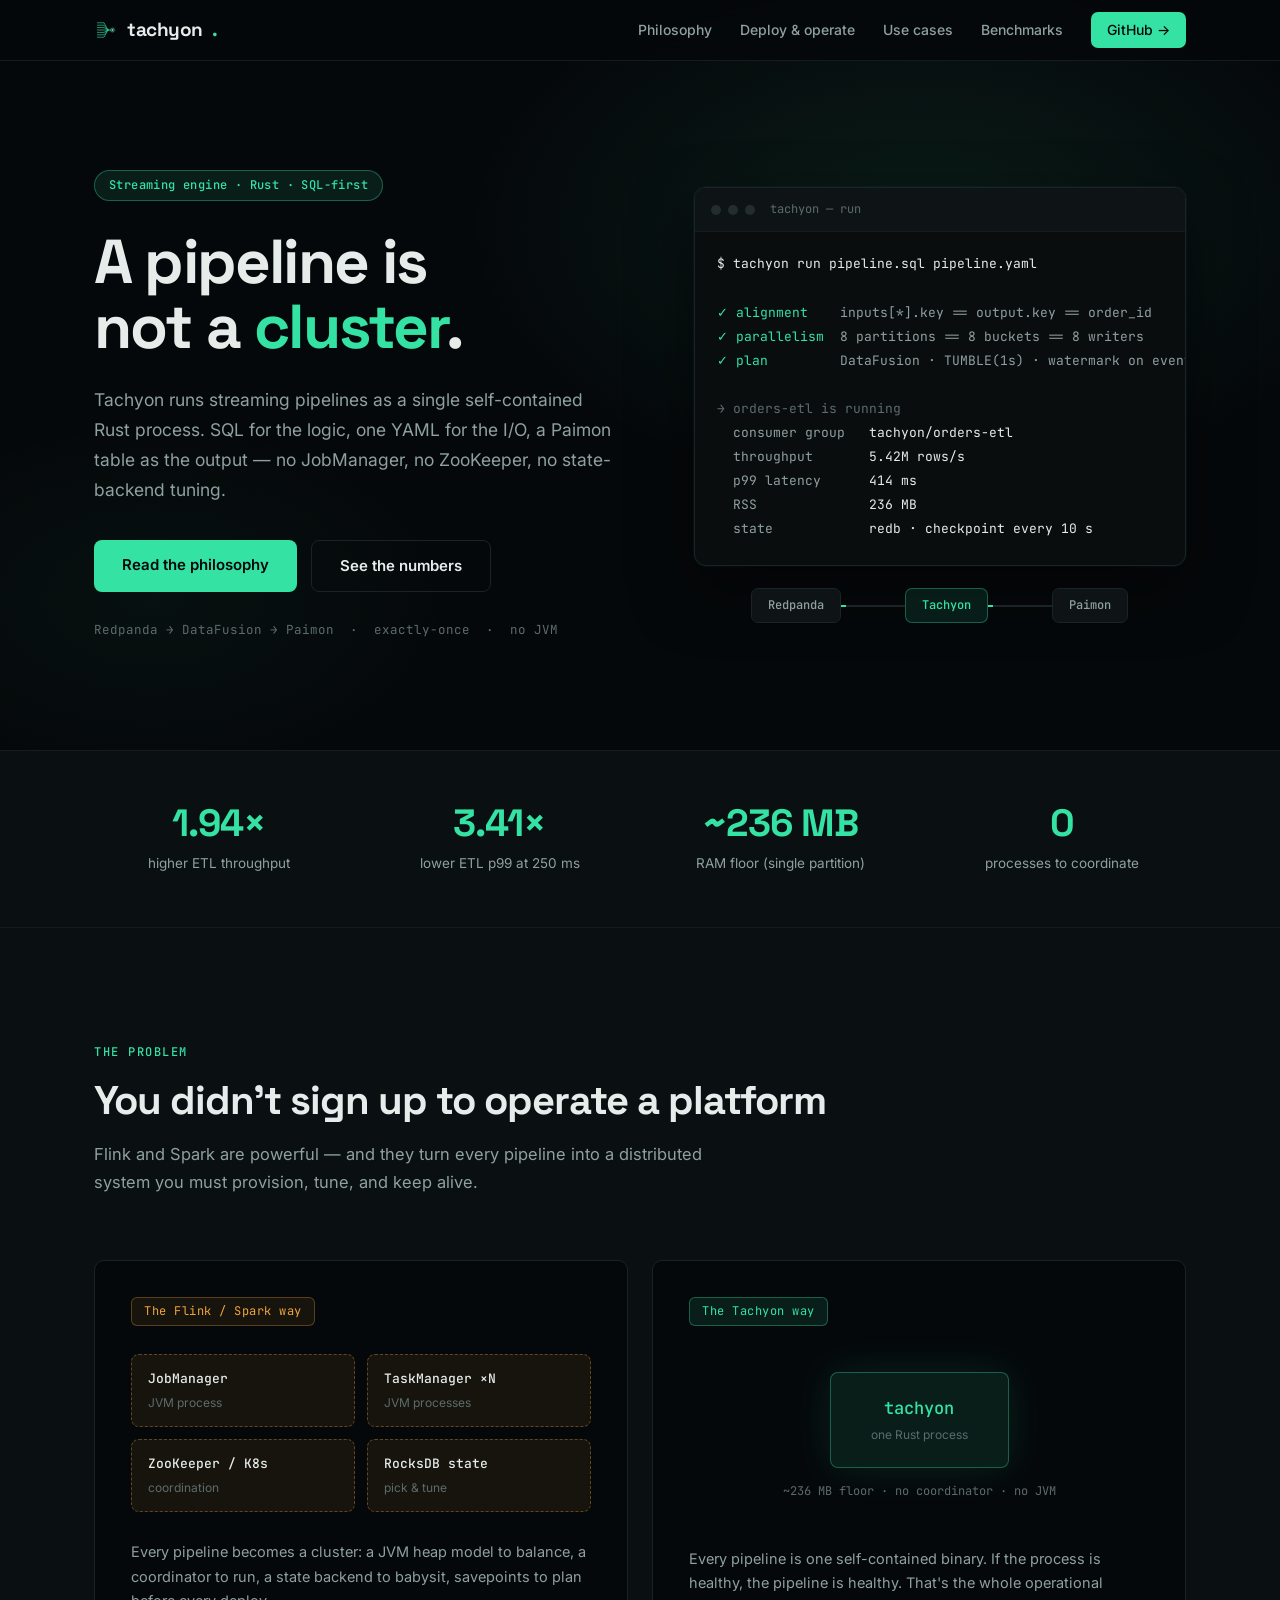
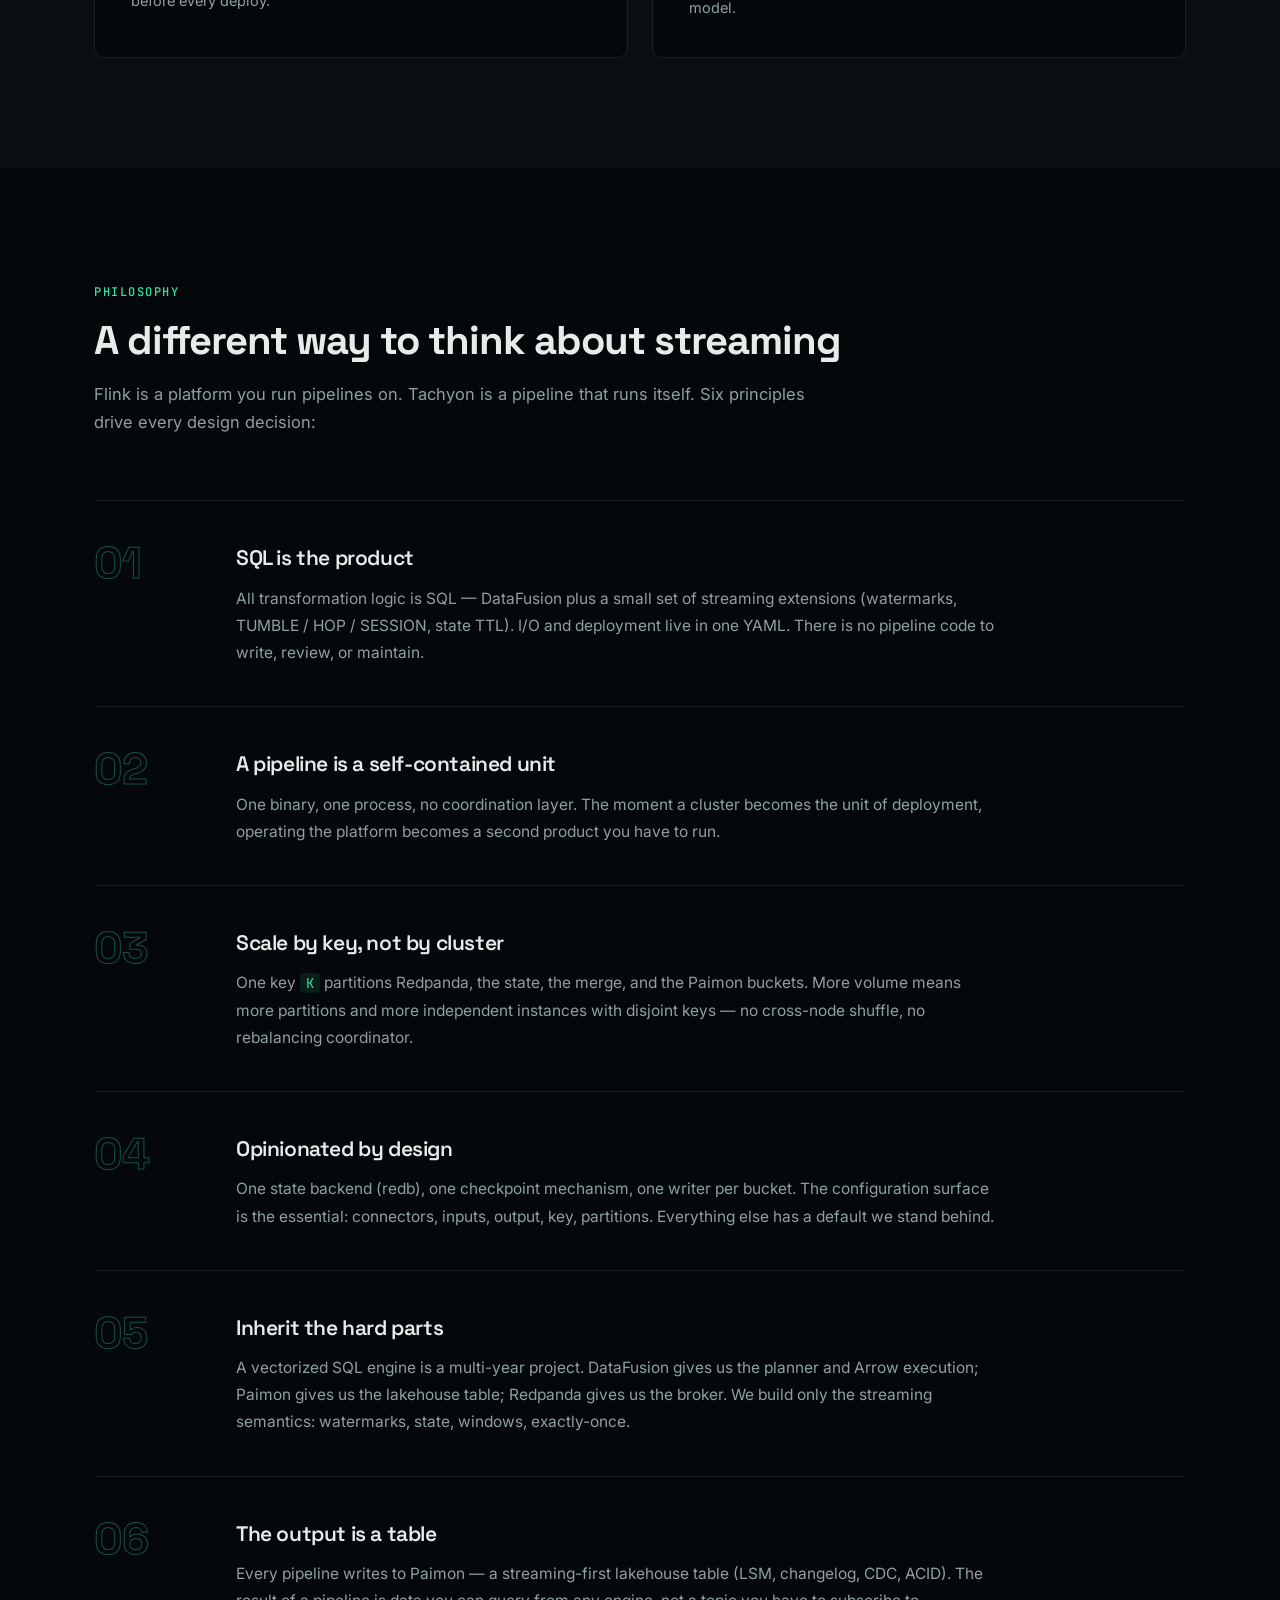
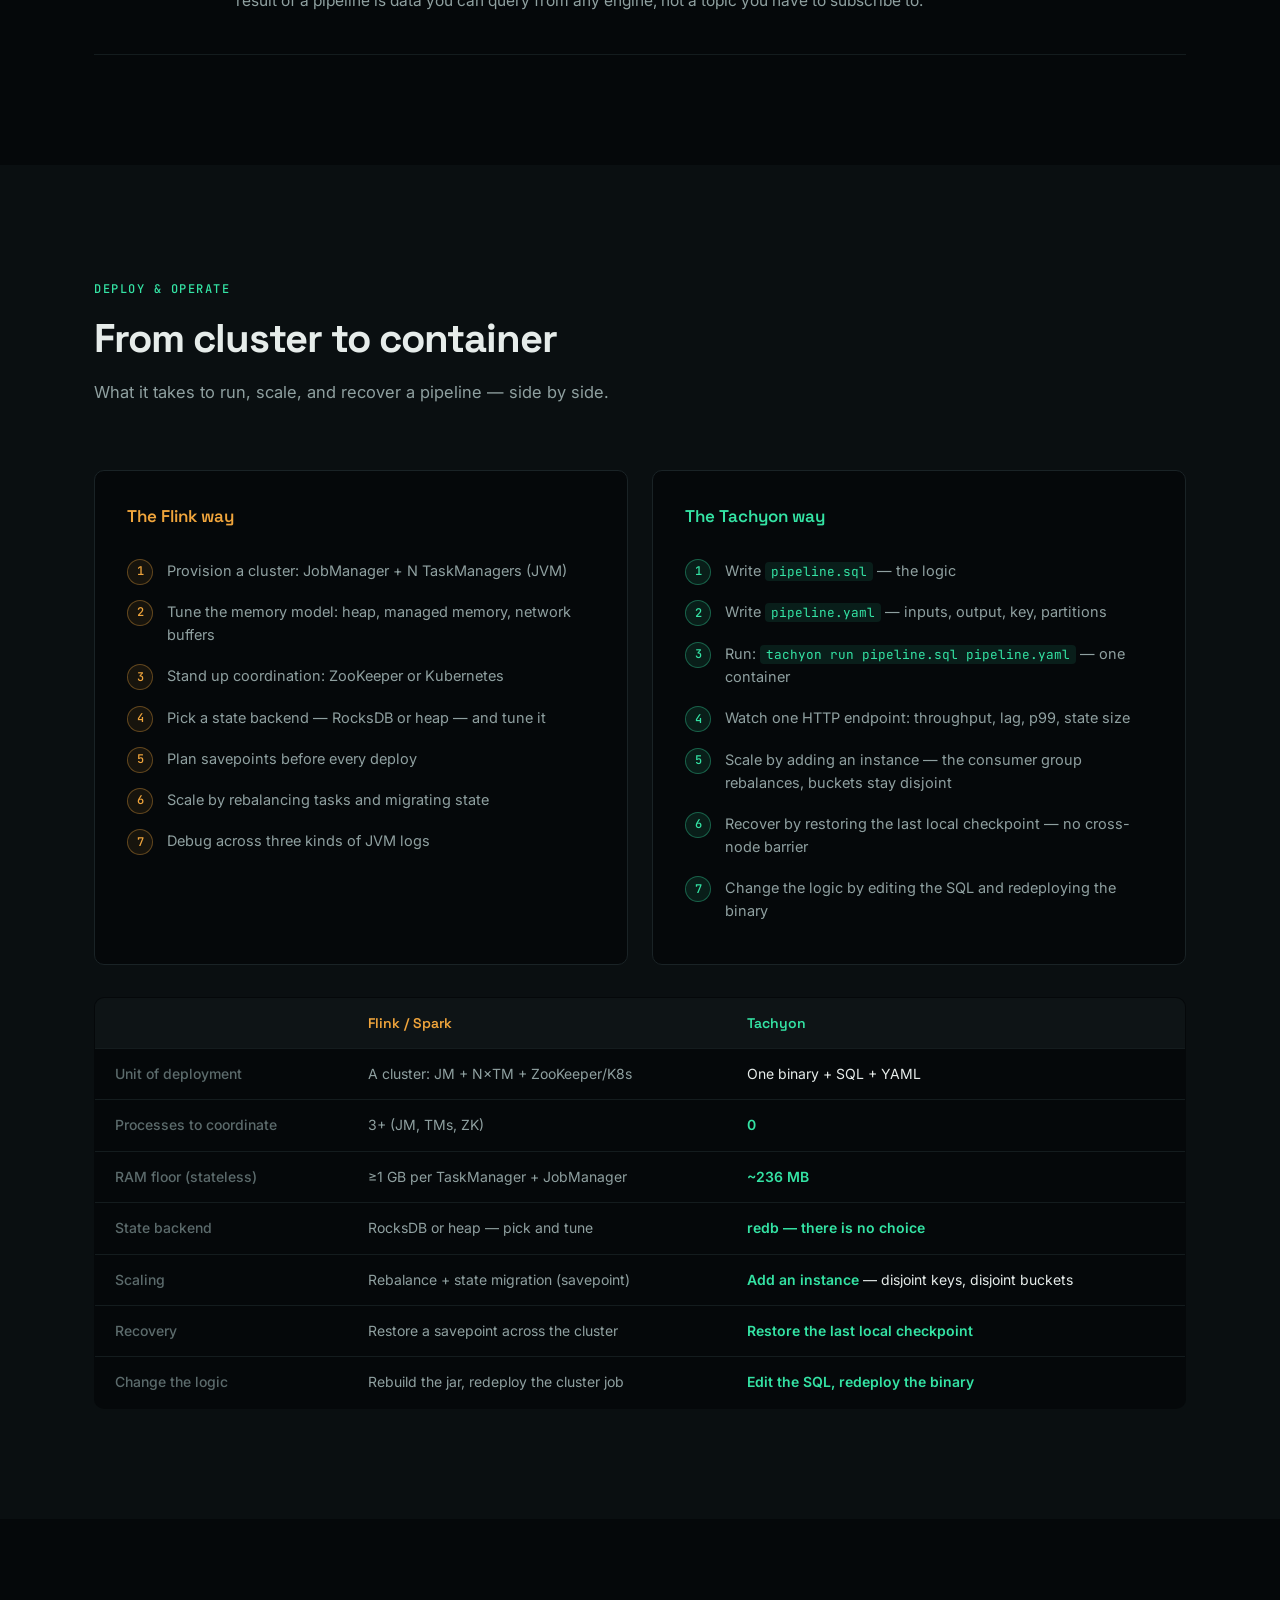
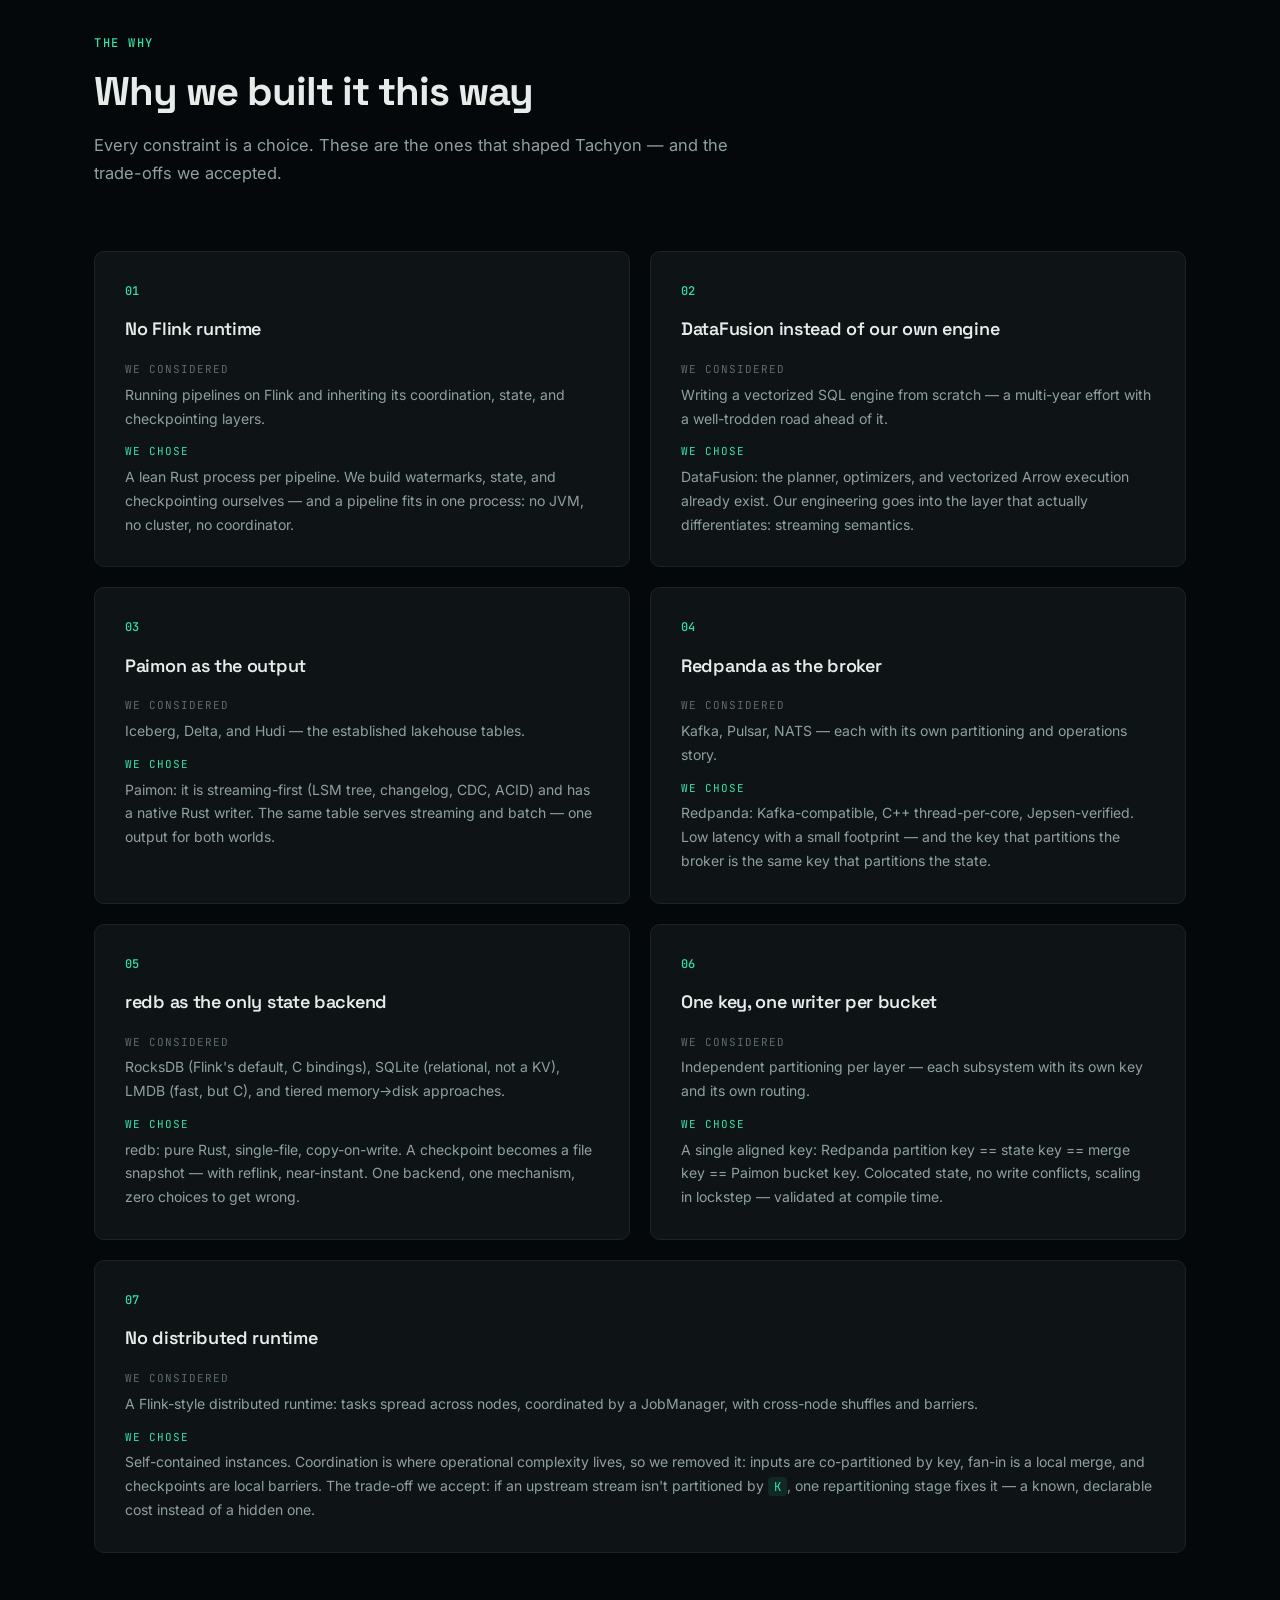
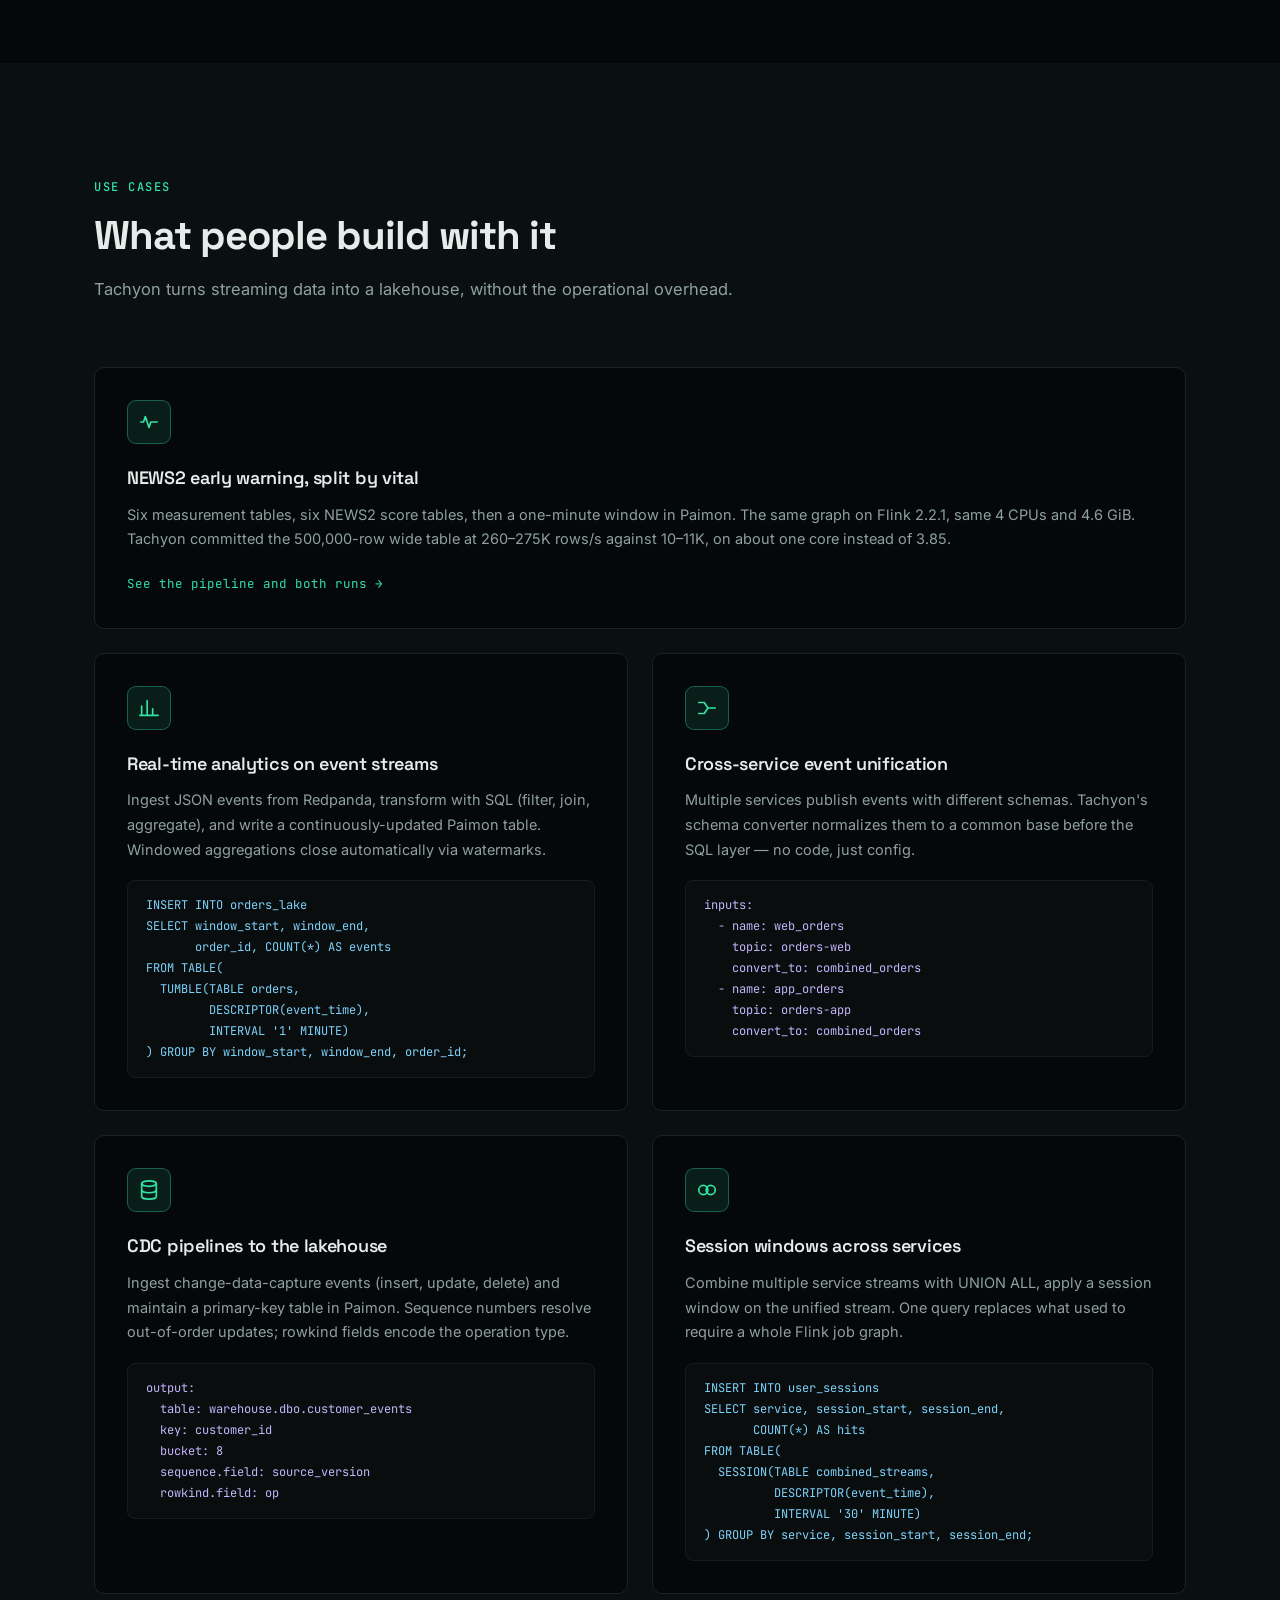
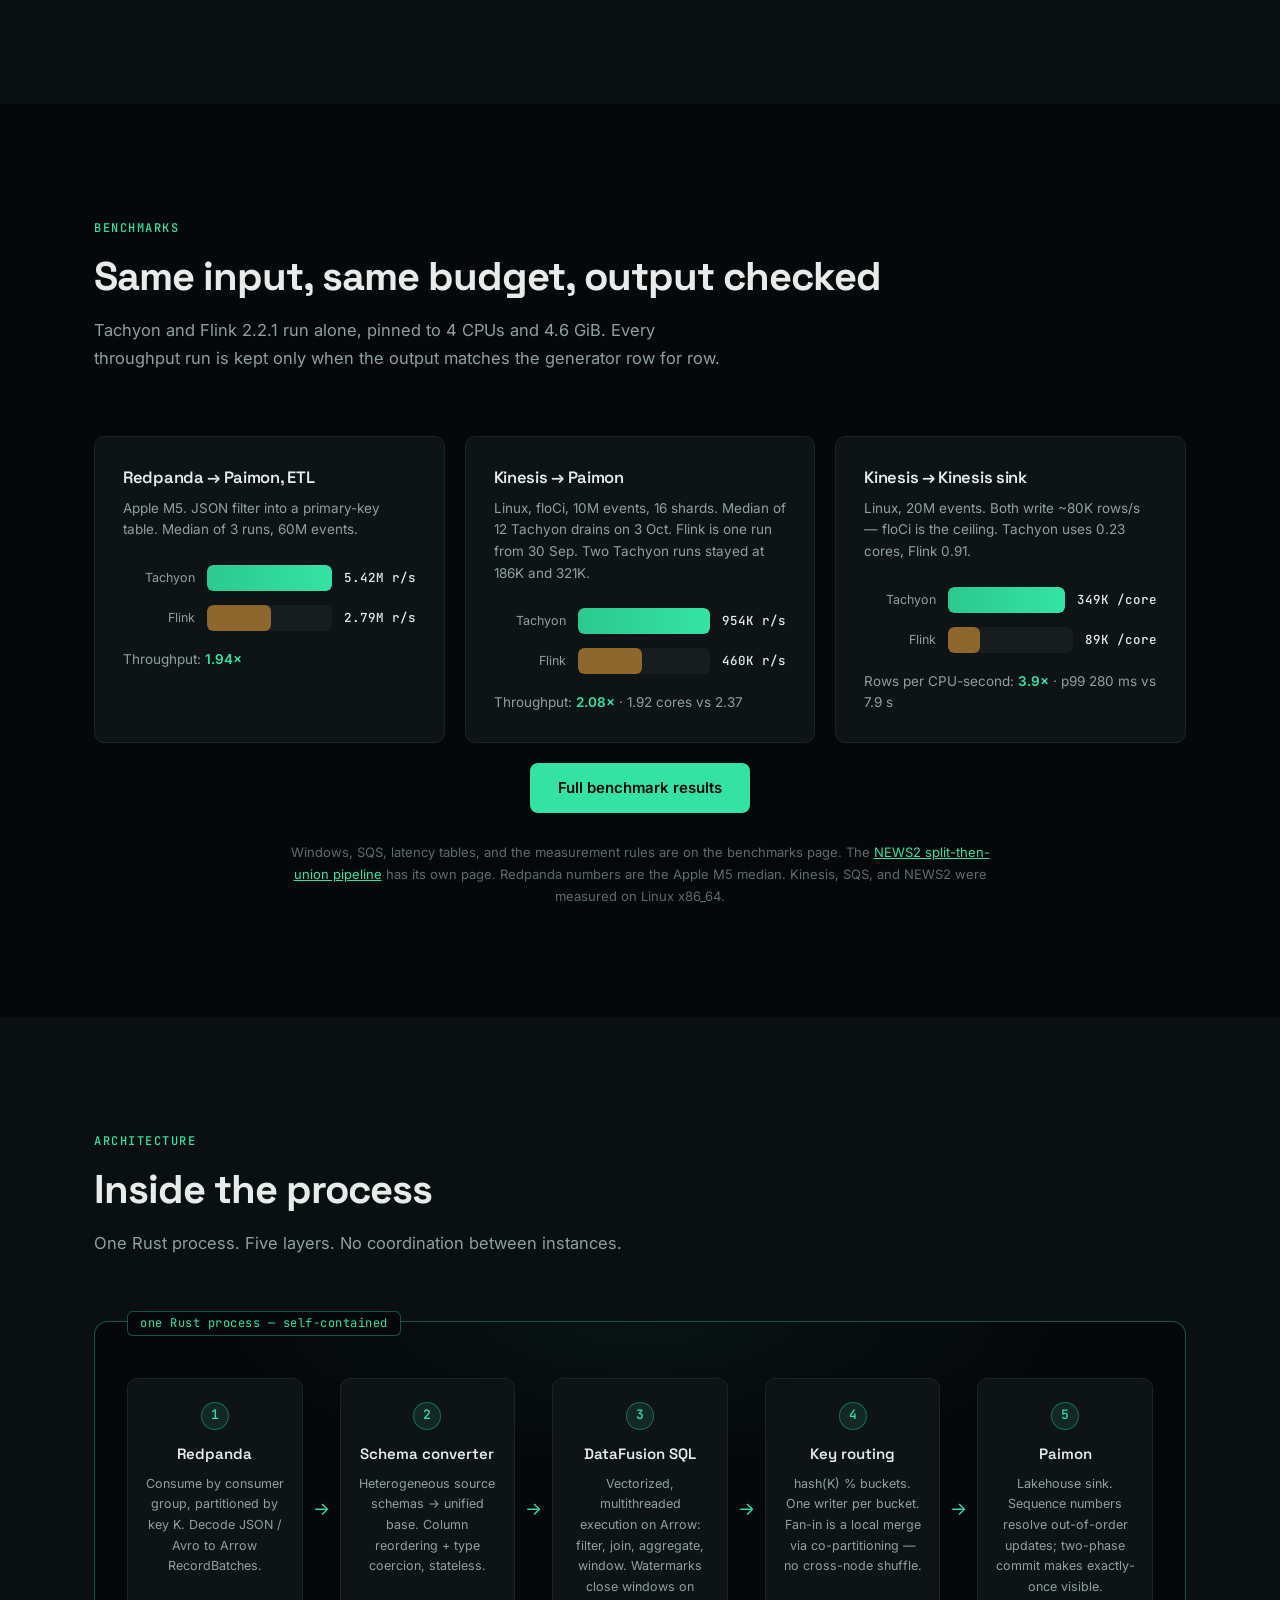
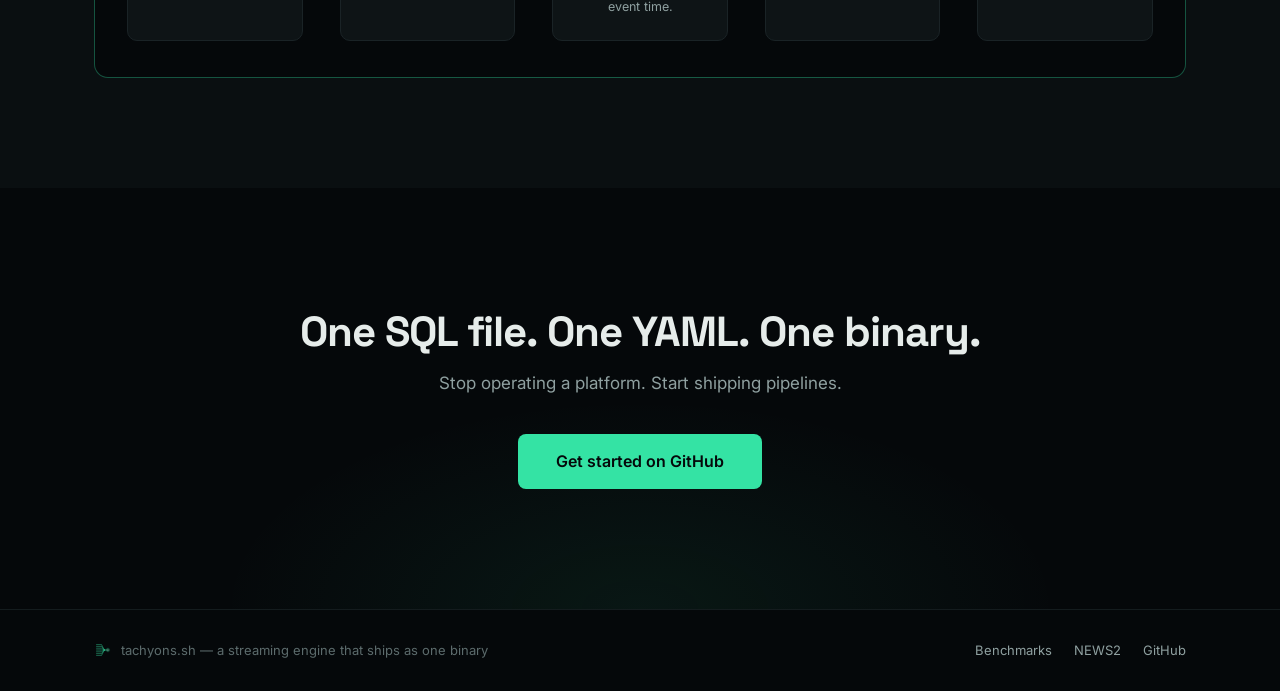
<file: site/index.html>
<!DOCTYPE html>
<html lang="en">
<head>
<meta charset="UTF-8">
<meta name="viewport" content="width=device-width, initial-scale=1.0">
<title>Tachyon — A streaming engine that ships as one binary</title>
<meta name="description" content="Tachyon runs streaming pipelines as a single self-contained Rust process: SQL for the logic, one YAML for the I/O, a Paimon table as the output. No JobManager, no ZooKeeper, no state-backend tuning.">
<link rel="icon" type="image/svg+xml" href="./favicon.svg">
<link rel="preconnect" href="https://fonts.googleapis.com">
<link rel="preconnect" href="https://fonts.gstatic.com" crossorigin>
<link href="https://fonts.googleapis.com/css2?family=Space+Grotesk:wght@500;600;700&family=Inter:wght@400;500;600&family=JetBrains+Mono:wght@400;500&display=swap" rel="stylesheet">
<link rel="stylesheet" href="./styles.css">
</head>
<body>

<!-- ─── NAV ─────────────────────────────────────────────────────── -->
<nav class="nav">
  <div class="container nav-inner">
    <a href="#" class="nav-logo"><img src="./logo.svg" alt="Tachyon" class="nav-logo-mark">tachyon<span class="dot">.</span></a>
    <div class="nav-links">
      <a href="#philosophy">Philosophy</a>
      <a href="#deploy">Deploy &amp; operate</a>
      <a href="#use-cases">Use cases</a>
      <a href="./benchmarks.html">Benchmarks</a>
      <a href="https://github.com/Rekeyea/tachyon" class="nav-cta">GitHub →</a>
    </div>
  </div>
</nav>

<!-- ─── HERO ────────────────────────────────────────────────────── -->
<header class="hero">
  <div class="container hero-grid">
    <div class="hero-copy" data-reveal>
      <span class="badge">Streaming engine · Rust · SQL-first</span>
      <h1>A pipeline is<br>not a <em>cluster</em>.</h1>
      <p class="hero-sub">
        Tachyon runs streaming pipelines as a single self-contained Rust process.
        SQL for the logic, one YAML for the I/O, a Paimon table as the output —
        no JobManager, no ZooKeeper, no state-backend tuning.
      </p>
      <div class="hero-actions">
        <a href="#philosophy" class="btn btn-primary">Read the philosophy</a>
        <a href="./benchmarks.html" class="btn btn-ghost">See the numbers</a>
      </div>
      <div class="hero-meta">Redpanda → DataFusion → Paimon &nbsp;·&nbsp; exactly-once &nbsp;·&nbsp; no JVM</div>
    </div>
    <div class="hero-visual" data-reveal>
      <div class="terminal">
        <div class="terminal-bar">
          <span class="t-dot"></span><span class="t-dot"></span><span class="t-dot"></span>
          <span class="terminal-title">tachyon — run</span>
        </div>
        <div class="terminal-body">
<pre><span class="t-cmd">$ tachyon run pipeline.sql pipeline.yaml</span>

<span class="t-ok">✓ alignment</span>    inputs[*].key == output.key == order_id
<span class="t-ok">✓ parallelism</span>  8 partitions == 8 buckets == 8 writers
<span class="t-ok">✓ plan</span>         DataFusion · TUMBLE(1s) · watermark on event_time

<span class="t-dim">→ orders-etl is running</span>
  consumer group   <span class="t-val">tachyon/orders-etl</span>
  throughput       <span class="t-val">5.42M rows/s</span>
  p99 latency      <span class="t-val">414 ms</span>
  RSS              <span class="t-val">236 MB</span>
  state            <span class="t-val">redb · checkpoint every 10 s</span></pre>
        </div>
      </div>
      <div class="flow" aria-hidden="true">
        <span class="flow-node">Redpanda</span>
        <span class="flow-line"><i></i><i></i><i></i></span>
        <span class="flow-node flow-node-mid">Tachyon</span>
        <span class="flow-line"><i></i><i></i><i></i></span>
        <span class="flow-node">Paimon</span>
      </div>
    </div>
  </div>
  <div class="hero-glow"></div>
</header>

<!-- ─── STATS BAR ───────────────────────────────────────────────── -->
<section class="stats">
  <div class="container stats-grid">
    <div class="stat" data-reveal>
      <span class="stat-value" data-count="1.94" data-suffix="×">1.94×</span>
      <span class="stat-label">higher ETL throughput</span>
    </div>
    <div class="stat" data-reveal>
      <span class="stat-value" data-count="3.41" data-suffix="×">3.41×</span>
      <span class="stat-label">lower ETL p99 at 250 ms</span>
    </div>
    <div class="stat" data-reveal>
      <span class="stat-value" data-count="236" data-prefix="~" data-suffix=" MB">~236 MB</span>
      <span class="stat-label">RAM floor (single partition)</span>
    </div>
    <div class="stat" data-reveal>
      <span class="stat-value">0</span>
      <span class="stat-label">processes to coordinate</span>
    </div>
  </div>
</section>

<!-- ─── PROBLEM ─────────────────────────────────────────────────── -->
<section id="problem" class="problem">
  <div class="container">
    <div class="section-head" data-reveal>
      <span class="overline">The problem</span>
      <h2>You didn't sign up to operate a platform</h2>
      <p class="section-sub">
        Flink and Spark are powerful — and they turn every pipeline into a
        distributed system you must provision, tune, and keep alive.
      </p>
    </div>
    <div class="panels">
      <div class="panel panel-flink" data-reveal>
        <span class="panel-tag">The Flink / Spark way</span>
        <div class="proc-grid">
          <div class="proc-box"><span class="proc-name">JobManager</span><span class="proc-sub">JVM process</span></div>
          <div class="proc-box"><span class="proc-name">TaskManager ×N</span><span class="proc-sub">JVM processes</span></div>
          <div class="proc-box"><span class="proc-name">ZooKeeper / K8s</span><span class="proc-sub">coordination</span></div>
          <div class="proc-box"><span class="proc-name">RocksDB state</span><span class="proc-sub">pick &amp; tune</span></div>
        </div>
        <p class="panel-copy">
          Every pipeline becomes a cluster: a JVM heap model to balance,
          a coordinator to run, a state backend to babysit, savepoints to plan
          before every deploy.
        </p>
      </div>
      <div class="panel panel-tachyon" data-reveal>
        <span class="panel-tag">The Tachyon way</span>
        <div class="proc-single">
          <div class="proc-box proc-box-standalone"><span class="proc-name">tachyon</span><span class="proc-sub">one Rust process</span></div>
          <span class="proc-caption">~236 MB floor · no coordinator · no JVM</span>
        </div>
        <p class="panel-copy">
          Every pipeline is one self-contained binary. If the process is
          healthy, the pipeline is healthy. That's the whole operational model.
        </p>
      </div>
    </div>
  </div>
</section>

<!-- ─── PHILOSOPHY ──────────────────────────────────────────────── -->
<section id="philosophy" class="philosophy">
  <div class="container">
    <div class="section-head" data-reveal>
      <span class="overline">Philosophy</span>
      <h2>A different way to think about streaming</h2>
      <p class="section-sub lead">
        Flink is a platform you run pipelines on. Tachyon is a pipeline that
        runs itself. Six principles drive every design decision:
      </p>
    </div>
    <ol class="principles">
      <li class="principle" data-reveal>
        <span class="principle-num">01</span>
        <div class="principle-body">
          <h3>SQL is the product</h3>
          <p>
            All transformation logic is SQL — DataFusion plus a small set of
            streaming extensions (watermarks, TUMBLE / HOP / SESSION, state TTL).
            I/O and deployment live in one YAML. There is no pipeline code to
            write, review, or maintain.
          </p>
        </div>
      </li>
      <li class="principle" data-reveal>
        <span class="principle-num">02</span>
        <div class="principle-body">
          <h3>A pipeline is a self-contained unit</h3>
          <p>
            One binary, one process, no coordination layer. The moment a cluster
            becomes the unit of deployment, operating the platform becomes a
            second product you have to run.
          </p>
        </div>
      </li>
      <li class="principle" data-reveal>
        <span class="principle-num">03</span>
        <div class="principle-body">
          <h3>Scale by key, not by cluster</h3>
          <p>
            One key <code>K</code> partitions Redpanda, the state, the merge, and
            the Paimon buckets. More volume means more partitions and more
            independent instances with disjoint keys — no cross-node shuffle,
            no rebalancing coordinator.
          </p>
        </div>
      </li>
      <li class="principle" data-reveal>
        <span class="principle-num">04</span>
        <div class="principle-body">
          <h3>Opinionated by design</h3>
          <p>
            One state backend (redb), one checkpoint mechanism, one writer per
            bucket. The configuration surface is the essential: connectors,
            inputs, output, key, partitions. Everything else has a default we
            stand behind.
          </p>
        </div>
      </li>
      <li class="principle" data-reveal>
        <span class="principle-num">05</span>
        <div class="principle-body">
          <h3>Inherit the hard parts</h3>
          <p>
            A vectorized SQL engine is a multi-year project. DataFusion gives us
            the planner and Arrow execution; Paimon gives us the lakehouse table;
            Redpanda gives us the broker. We build only the streaming semantics:
            watermarks, state, windows, exactly-once.
          </p>
        </div>
      </li>
      <li class="principle" data-reveal>
        <span class="principle-num">06</span>
        <div class="principle-body">
          <h3>The output is a table</h3>
          <p>
            Every pipeline writes to Paimon — a streaming-first lakehouse table
            (LSM, changelog, CDC, ACID). The result of a pipeline is data you can
            query from any engine, not a topic you have to subscribe to.
          </p>
        </div>
      </li>
    </ol>
  </div>
</section>

<!-- ─── DEPLOY & OPERATE ────────────────────────────────────────── -->
<section id="deploy" class="deploy">
  <div class="container">
    <div class="section-head" data-reveal>
      <span class="overline">Deploy &amp; operate</span>
      <h2>From cluster to container</h2>
      <p class="section-sub">
        What it takes to run, scale, and recover a pipeline — side by side.
      </p>
    </div>
    <div class="ops" data-reveal>
      <div class="ops-col ops-flink">
        <h3>The Flink way</h3>
        <ol>
          <li>Provision a cluster: JobManager + N TaskManagers (JVM)</li>
          <li>Tune the memory model: heap, managed memory, network buffers</li>
          <li>Stand up coordination: ZooKeeper or Kubernetes</li>
          <li>Pick a state backend — RocksDB or heap — and tune it</li>
          <li>Plan savepoints before every deploy</li>
          <li>Scale by rebalancing tasks and migrating state</li>
          <li>Debug across three kinds of JVM logs</li>
        </ol>
      </div>
      <div class="ops-col ops-tachyon">
        <h3>The Tachyon way</h3>
        <ol>
          <li>Write <code>pipeline.sql</code> — the logic</li>
          <li>Write <code>pipeline.yaml</code> — inputs, output, key, partitions</li>
          <li>Run: <code>tachyon run pipeline.sql pipeline.yaml</code> — one container</li>
          <li>Watch one HTTP endpoint: throughput, lag, p99, state size</li>
          <li>Scale by adding an instance — the consumer group rebalances, buckets stay disjoint</li>
          <li>Recover by restoring the last local checkpoint — no cross-node barrier</li>
          <li>Change the logic by editing the SQL and redeploying the binary</li>
        </ol>
      </div>
    </div>
    <div class="ops-table-wrap" data-reveal>
      <table class="ops-table">
        <thead>
          <tr><th></th><th class="col-flink">Flink / Spark</th><th class="col-tachyon">Tachyon</th></tr>
        </thead>
        <tbody>
          <tr>
            <td class="ops-label">Unit of deployment</td>
            <td class="col-flink">A cluster: JM + N×TM + ZooKeeper/K8s</td>
            <td class="col-tachyon">One binary + SQL + YAML</td>
          </tr>
          <tr>
            <td class="ops-label">Processes to coordinate</td>
            <td class="col-flink">3+ (JM, TMs, ZK)</td>
            <td class="col-tachyon"><strong>0</strong></td>
          </tr>
          <tr>
            <td class="ops-label">RAM floor (stateless)</td>
            <td class="col-flink">≥1 GB per TaskManager + JobManager</td>
            <td class="col-tachyon"><strong>~236 MB</strong></td>
          </tr>
          <tr>
            <td class="ops-label">State backend</td>
            <td class="col-flink">RocksDB or heap — pick and tune</td>
            <td class="col-tachyon"><strong>redb — there is no choice</strong></td>
          </tr>
          <tr>
            <td class="ops-label">Scaling</td>
            <td class="col-flink">Rebalance + state migration (savepoint)</td>
            <td class="col-tachyon"><strong>Add an instance</strong> — disjoint keys, disjoint buckets</td>
          </tr>
          <tr>
            <td class="ops-label">Recovery</td>
            <td class="col-flink">Restore a savepoint across the cluster</td>
            <td class="col-tachyon"><strong>Restore the last local checkpoint</strong></td>
          </tr>
          <tr>
            <td class="ops-label">Change the logic</td>
            <td class="col-flink">Rebuild the jar, redeploy the cluster job</td>
            <td class="col-tachyon"><strong>Edit the SQL, redeploy the binary</strong></td>
          </tr>
        </tbody>
      </table>
    </div>
  </div>
</section>

<!-- ─── DECISIONS ───────────────────────────────────────────────── -->
<section id="decisions" class="decisions">
  <div class="container">
    <div class="section-head" data-reveal>
      <span class="overline">The why</span>
      <h2>Why we built it this way</h2>
      <p class="section-sub">
        Every constraint is a choice. These are the ones that shaped Tachyon —
        and the trade-offs we accepted.
      </p>
    </div>
    <div class="dec-grid">
      <article class="dec-card" data-reveal>
        <span class="dec-num">01</span>
        <h3>No Flink runtime</h3>
        <p class="dec-considered"><span>We considered</span> Running pipelines on Flink and inheriting its coordination, state, and checkpointing layers.</p>
        <p class="dec-reason"><span>We chose</span> A lean Rust process per pipeline. We build watermarks, state, and checkpointing ourselves — and a pipeline fits in one process: no JVM, no cluster, no coordinator.</p>
      </article>
      <article class="dec-card" data-reveal>
        <span class="dec-num">02</span>
        <h3>DataFusion instead of our own engine</h3>
        <p class="dec-considered"><span>We considered</span> Writing a vectorized SQL engine from scratch — a multi-year effort with a well-trodden road ahead of it.</p>
        <p class="dec-reason"><span>We chose</span> DataFusion: the planner, optimizers, and vectorized Arrow execution already exist. Our engineering goes into the layer that actually differentiates: streaming semantics.</p>
      </article>
      <article class="dec-card" data-reveal>
        <span class="dec-num">03</span>
        <h3>Paimon as the output</h3>
        <p class="dec-considered"><span>We considered</span> Iceberg, Delta, and Hudi — the established lakehouse tables.</p>
        <p class="dec-reason"><span>We chose</span> Paimon: it is streaming-first (LSM tree, changelog, CDC, ACID) and has a native Rust writer. The same table serves streaming and batch — one output for both worlds.</p>
      </article>
      <article class="dec-card" data-reveal>
        <span class="dec-num">04</span>
        <h3>Redpanda as the broker</h3>
        <p class="dec-considered"><span>We considered</span> Kafka, Pulsar, NATS — each with its own partitioning and operations story.</p>
        <p class="dec-reason"><span>We chose</span> Redpanda: Kafka-compatible, C++ thread-per-core, Jepsen-verified. Low latency with a small footprint — and the key that partitions the broker is the same key that partitions the state.</p>
      </article>
      <article class="dec-card" data-reveal>
        <span class="dec-num">05</span>
        <h3>redb as the only state backend</h3>
        <p class="dec-considered"><span>We considered</span> RocksDB (Flink's default, C bindings), SQLite (relational, not a KV), LMDB (fast, but C), and tiered memory→disk approaches.</p>
        <p class="dec-reason"><span>We chose</span> redb: pure Rust, single-file, copy-on-write. A checkpoint becomes a file snapshot — with reflink, near-instant. One backend, one mechanism, zero choices to get wrong.</p>
      </article>
      <article class="dec-card" data-reveal>
        <span class="dec-num">06</span>
        <h3>One key, one writer per bucket</h3>
        <p class="dec-considered"><span>We considered</span> Independent partitioning per layer — each subsystem with its own key and its own routing.</p>
        <p class="dec-reason"><span>We chose</span> A single aligned key: Redpanda partition key == state key == merge key == Paimon bucket key. Colocated state, no write conflicts, scaling in lockstep — validated at compile time.</p>
      </article>
      <article class="dec-card dec-card-wide" data-reveal>
        <span class="dec-num">07</span>
        <h3>No distributed runtime</h3>
        <p class="dec-considered"><span>We considered</span> A Flink-style distributed runtime: tasks spread across nodes, coordinated by a JobManager, with cross-node shuffles and barriers.</p>
        <p class="dec-reason"><span>We chose</span> Self-contained instances. Coordination is where operational complexity lives, so we removed it: inputs are co-partitioned by key, fan-in is a local merge, and checkpoints are local barriers. The trade-off we accept: if an upstream stream isn't partitioned by <code>K</code>, one repartitioning stage fixes it — a known, declarable cost instead of a hidden one.</p>
      </article>
    </div>
  </div>
</section>

<!-- ─── USE CASES ───────────────────────────────────────────────── -->
<section id="use-cases" class="use-cases">
  <div class="container">
    <div class="section-head" data-reveal>
      <span class="overline">Use cases</span>
      <h2>What people build with it</h2>
      <p class="section-sub">
        Tachyon turns streaming data into a lakehouse, without the operational overhead.
      </p>
    </div>
    <div class="cases-grid">
      <a class="case-card case-featured" href="./news2.html" data-reveal>
        <div class="case-icon">
          <svg viewBox="0 0 24 24" fill="none" stroke="currentColor" stroke-width="1.8" stroke-linecap="round" stroke-linejoin="round"><path d="M3 12h3l2-6 4 12 2-6h7"/></svg>
        </div>
        <h3>NEWS2 early warning, split by vital</h3>
        <p>Six measurement tables, six NEWS2 score tables, then a one-minute window in Paimon. The same graph on Flink 2.2.1, same 4 CPUs and 4.6 GiB. Tachyon committed the 500,000-row wide table at 260–275K rows/s against 10–11K, on about one core instead of 3.85.</p>
        <span class="case-more">See the pipeline and both runs →</span>
      </a>

      <article class="case-card" data-reveal>
        <div class="case-icon">
          <svg viewBox="0 0 24 24" fill="none" stroke="currentColor" stroke-width="1.8" stroke-linecap="round"><path d="M4 20V10M10 20V4M16 20v-7M22 20H2"/></svg>
        </div>
        <h3>Real-time analytics on event streams</h3>
        <p>Ingest JSON events from Redpanda, transform with SQL (filter, join, aggregate), and write a continuously-updated Paimon table. Windowed aggregations close automatically via watermarks.</p>
        <pre class="code-block"><span class="code-sql">INSERT INTO orders_lake
SELECT window_start, window_end,
       order_id, COUNT(*) AS events
FROM TABLE(
  TUMBLE(TABLE orders,
         DESCRIPTOR(event_time),
         INTERVAL '1' MINUTE)
) GROUP BY window_start, window_end, order_id;</span></pre>
      </article>

      <article class="case-card" data-reveal>
        <div class="case-icon">
          <svg viewBox="0 0 24 24" fill="none" stroke="currentColor" stroke-width="1.8" stroke-linecap="round" stroke-linejoin="round"><path d="M3 6h6l4 6M3 18h6l4-6M13 12h8"/></svg>
        </div>
        <h3>Cross-service event unification</h3>
        <p>Multiple services publish events with different schemas. Tachyon's schema converter normalizes them to a common base before the SQL layer — no code, just config.</p>
        <pre class="code-block"><span class="code-yaml">inputs:
  - name: web_orders
    topic: orders-web
    convert_to: combined_orders
  - name: app_orders
    topic: orders-app
    convert_to: combined_orders</span></pre>
      </article>

      <article class="case-card" data-reveal>
        <div class="case-icon">
          <svg viewBox="0 0 24 24" fill="none" stroke="currentColor" stroke-width="1.8" stroke-linecap="round" stroke-linejoin="round"><ellipse cx="12" cy="5" rx="8" ry="3"/><path d="M4 5v14c0 1.66 3.58 3 8 3s8-1.34 8-3V5"/><path d="M4 12c0 1.66 3.58 3 8 3s8-1.34 8-3"/></svg>
        </div>
        <h3>CDC pipelines to the lakehouse</h3>
        <p>Ingest change-data-capture events (insert, update, delete) and maintain a primary-key table in Paimon. Sequence numbers resolve out-of-order updates; rowkind fields encode the operation type.</p>
        <pre class="code-block"><span class="code-yaml">output:
  table: warehouse.dbo.customer_events
  key: customer_id
  bucket: 8
  sequence.field: source_version
  rowkind.field: op</span></pre>
      </article>

      <article class="case-card" data-reveal>
        <div class="case-icon">
          <svg viewBox="0 0 24 24" fill="none" stroke="currentColor" stroke-width="1.8" stroke-linecap="round"><circle cx="8" cy="12" r="5"/><circle cx="16" cy="12" r="5"/></svg>
        </div>
        <h3>Session windows across services</h3>
        <p>Combine multiple service streams with UNION ALL, apply a session window on the unified stream. One query replaces what used to require a whole Flink job graph.</p>
        <pre class="code-block"><span class="code-sql">INSERT INTO user_sessions
SELECT service, session_start, session_end,
       COUNT(*) AS hits
FROM TABLE(
  SESSION(TABLE combined_streams,
          DESCRIPTOR(event_time),
          INTERVAL '30' MINUTE)
) GROUP BY service, session_start, session_end;</span></pre>
      </article>
    </div>
  </div>
</section>

<!-- ─── BENCHMARKS ──────────────────────────────────────────────── -->
<section id="benchmarks" class="benchmarks">
  <div class="container">
    <div class="section-head" data-reveal>
      <span class="overline">Benchmarks</span>
      <h2>Same input, same budget, output checked</h2>
      <p class="section-sub">
        Tachyon and Flink 2.2.1 run alone, pinned to 4 CPUs and 4.6 GiB.
        Every throughput run is kept only when the output matches the generator row for row.
      </p>
    </div>
    <div class="bench-grid">
      <div class="bench-card" data-reveal>
        <h3>Redpanda → Paimon, ETL</h3>
        <p class="bench-desc">Apple M5. JSON filter into a primary-key table. Median of 3 runs, 60M events.</p>
        <div class="bar-chart">
          <div class="bar-row">
            <span class="bar-label">Tachyon</span>
            <div class="bar-track" style="--bar-w: 100%"><div class="bar-fill bar-tachyon"></div></div>
            <span class="bar-value">5.42M r/s</span>
          </div>
          <div class="bar-row">
            <span class="bar-label">Flink</span>
            <div class="bar-track" style="--bar-w: 51.5%"><div class="bar-fill bar-flink"></div></div>
            <span class="bar-value">2.79M r/s</span>
          </div>
        </div>
        <span class="bench-ratio">Throughput: <strong>1.94×</strong></span>
      </div>

      <div class="bench-card" data-reveal>
        <h3>Kinesis → Paimon</h3>
        <p class="bench-desc">Linux, floCi, 10M events, 16 shards. Median of 12 Tachyon drains on 3 Oct. Flink is one run from 30 Sep. Two Tachyon runs stayed at 186K and 321K.</p>
        <div class="bar-chart">
          <div class="bar-row">
            <span class="bar-label">Tachyon</span>
            <div class="bar-track" style="--bar-w: 100%"><div class="bar-fill bar-tachyon"></div></div>
            <span class="bar-value">954K r/s</span>
          </div>
          <div class="bar-row">
            <span class="bar-label">Flink</span>
            <div class="bar-track" style="--bar-w: 48.2%"><div class="bar-fill bar-flink"></div></div>
            <span class="bar-value">460K r/s</span>
          </div>
        </div>
        <span class="bench-ratio">Throughput: <strong>2.08×</strong> · 1.92 cores vs 2.37</span>
      </div>

      <div class="bench-card" data-reveal>
        <h3>Kinesis → Kinesis sink</h3>
        <p class="bench-desc">Linux, 20M events. Both write ~80K rows/s — floCi is the ceiling. Tachyon uses 0.23 cores, Flink 0.91.</p>
        <div class="bar-chart">
          <div class="bar-row">
            <span class="bar-label">Tachyon</span>
            <div class="bar-track" style="--bar-w: 100%"><div class="bar-fill bar-tachyon"></div></div>
            <span class="bar-value">349K /core</span>
          </div>
          <div class="bar-row">
            <span class="bar-label">Flink</span>
            <div class="bar-track" style="--bar-w: 25.5%"><div class="bar-fill bar-flink"></div></div>
            <span class="bar-value">89K /core</span>
          </div>
        </div>
        <span class="bench-ratio">Rows per CPU-second: <strong>3.9×</strong> · p99 280 ms vs 7.9 s</span>
      </div>
    </div>
    <p class="bench-cta" data-reveal>
      <a href="./benchmarks.html" class="btn btn-primary">Full benchmark results</a>
    </p>
    <p class="bench-note" data-reveal>
      Windows, SQS, latency tables, and the measurement rules are on the benchmarks page.
      The <a href="./news2.html">NEWS2 split-then-union pipeline</a> has its own page.
      Redpanda numbers are the Apple M5 median. Kinesis, SQS, and NEWS2 were measured on Linux x86_64.
    </p>
  </div>
</section>

<!-- ─── ARCHITECTURE ────────────────────────────────────────────── -->
<section id="architecture" class="architecture">
  <div class="container">
    <div class="section-head" data-reveal>
      <span class="overline">Architecture</span>
      <h2>Inside the process</h2>
      <p class="section-sub">
        One Rust process. Five layers. No coordination between instances.
      </p>
    </div>
    <div class="arch-frame" data-reveal>
      <span class="arch-frame-label">one Rust process — self-contained</span>
      <div class="arch-flow">
        <div class="arch-step">
          <span class="arch-step-label">1</span>
          <h4>Redpanda</h4>
          <p>Consume by consumer group, partitioned by key K. Decode JSON / Avro to Arrow RecordBatches.</p>
        </div>
        <div class="arch-arrow">→</div>
        <div class="arch-step">
          <span class="arch-step-label">2</span>
          <h4>Schema converter</h4>
          <p>Heterogeneous source schemas → unified base. Column reordering + type coercion, stateless.</p>
        </div>
        <div class="arch-arrow">→</div>
        <div class="arch-step">
          <span class="arch-step-label">3</span>
          <h4>DataFusion SQL</h4>
          <p>Vectorized, multithreaded execution on Arrow: filter, join, aggregate, window. Watermarks close windows on event time.</p>
        </div>
        <div class="arch-arrow">→</div>
        <div class="arch-step">
          <span class="arch-step-label">4</span>
          <h4>Key routing</h4>
          <p>hash(K) % buckets. One writer per bucket. Fan-in is a local merge via co-partitioning — no cross-node shuffle.</p>
        </div>
        <div class="arch-arrow">→</div>
        <div class="arch-step">
          <span class="arch-step-label">5</span>
          <h4>Paimon</h4>
          <p>Lakehouse sink. Sequence numbers resolve out-of-order updates; two-phase commit makes exactly-once visible.</p>
        </div>
      </div>
    </div>
  </div>
</section>

<!-- ─── CTA ─────────────────────────────────────────────────────── -->
<section class="cta">
  <div class="container cta-inner" data-reveal>
    <h2>One SQL file. One YAML. One binary.</h2>
    <p>Stop operating a platform. Start shipping pipelines.</p>
    <a href="https://github.com/Rekeyea/tachyon" class="btn btn-primary btn-large">Get started on GitHub</a>
  </div>
</section>

<!-- ─── FOOTER ──────────────────────────────────────────────────── -->
<footer class="footer">
  <div class="container footer-inner">
    <span class="footer-brand"><img src="./logo.svg" alt="" class="footer-mark">tachyons.sh — a streaming engine that ships as one binary</span>
    <span class="footer-links"><a href="./benchmarks.html">Benchmarks</a><a href="./news2.html">NEWS2</a><a href="https://github.com/Rekeyea/tachyon">GitHub</a></span>
  </div>
</footer>

<script src="./app.js" defer></script>
</body>
</html>
</file>
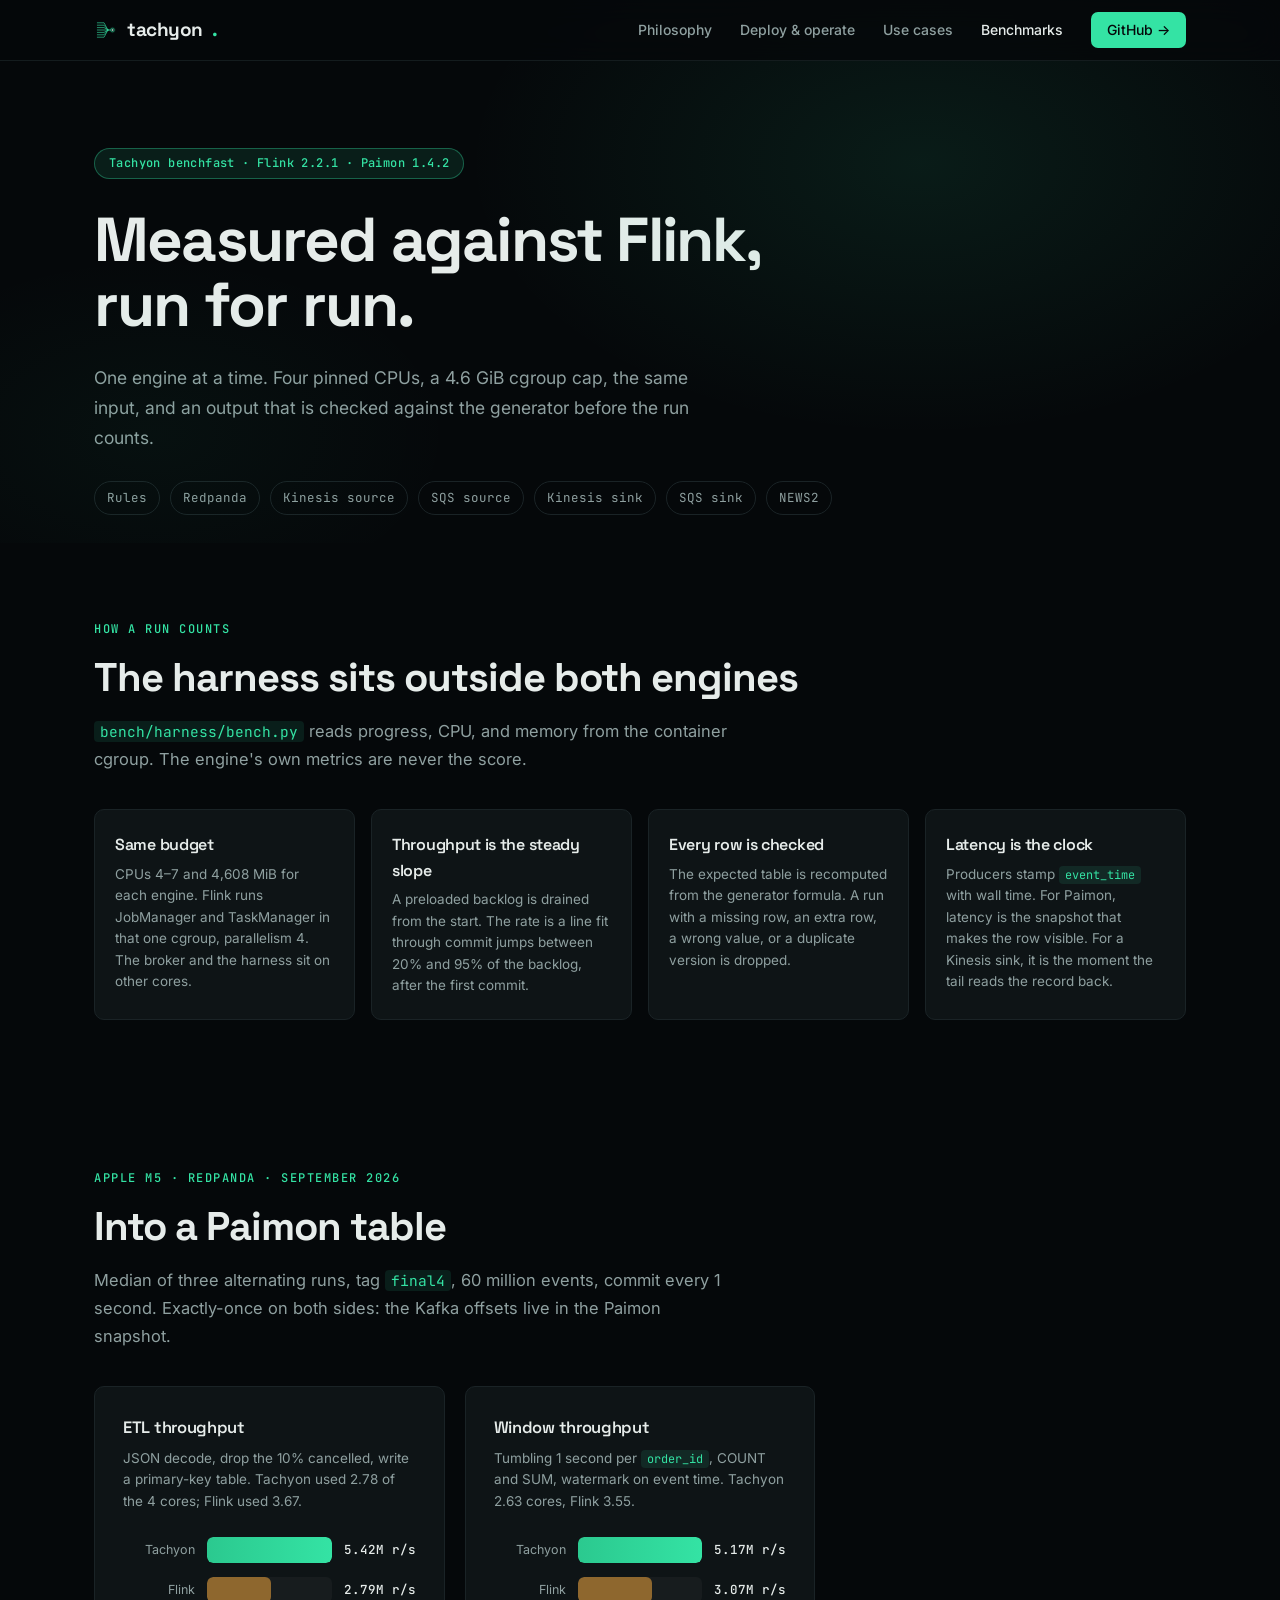
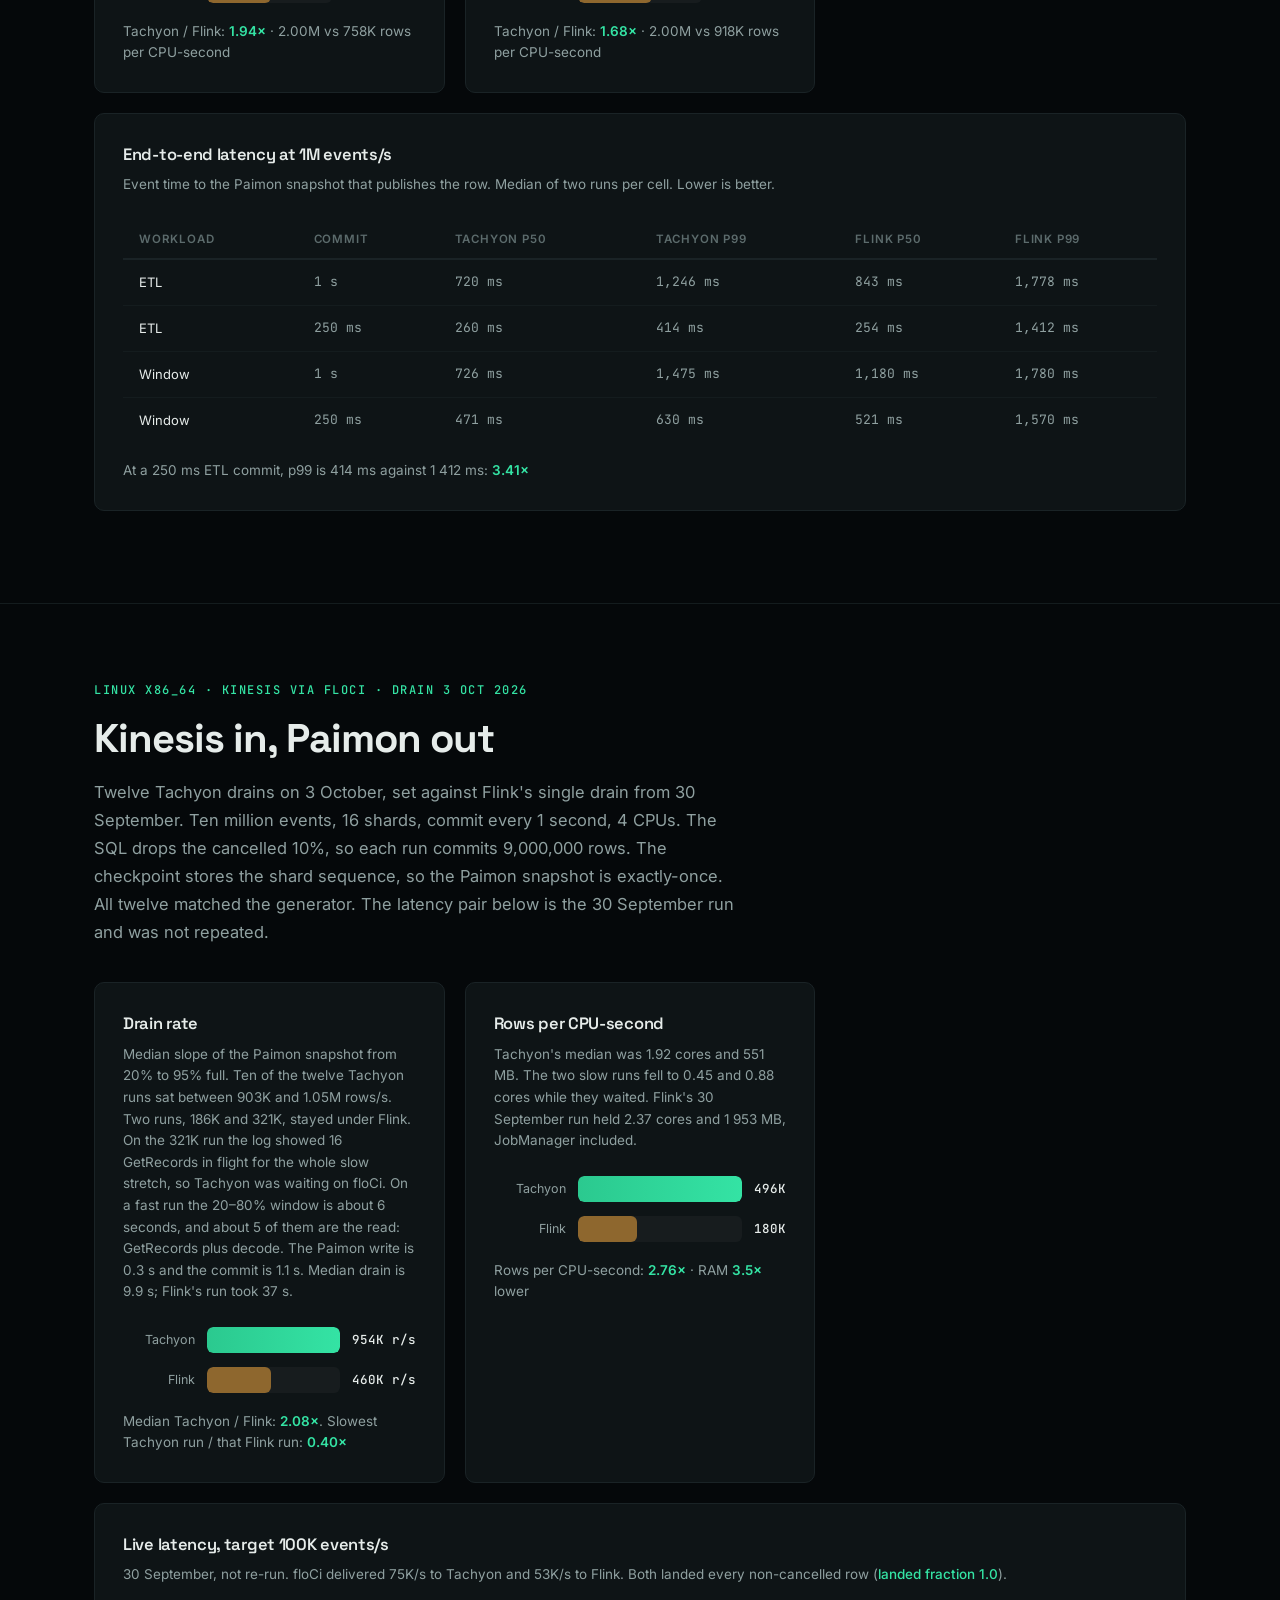
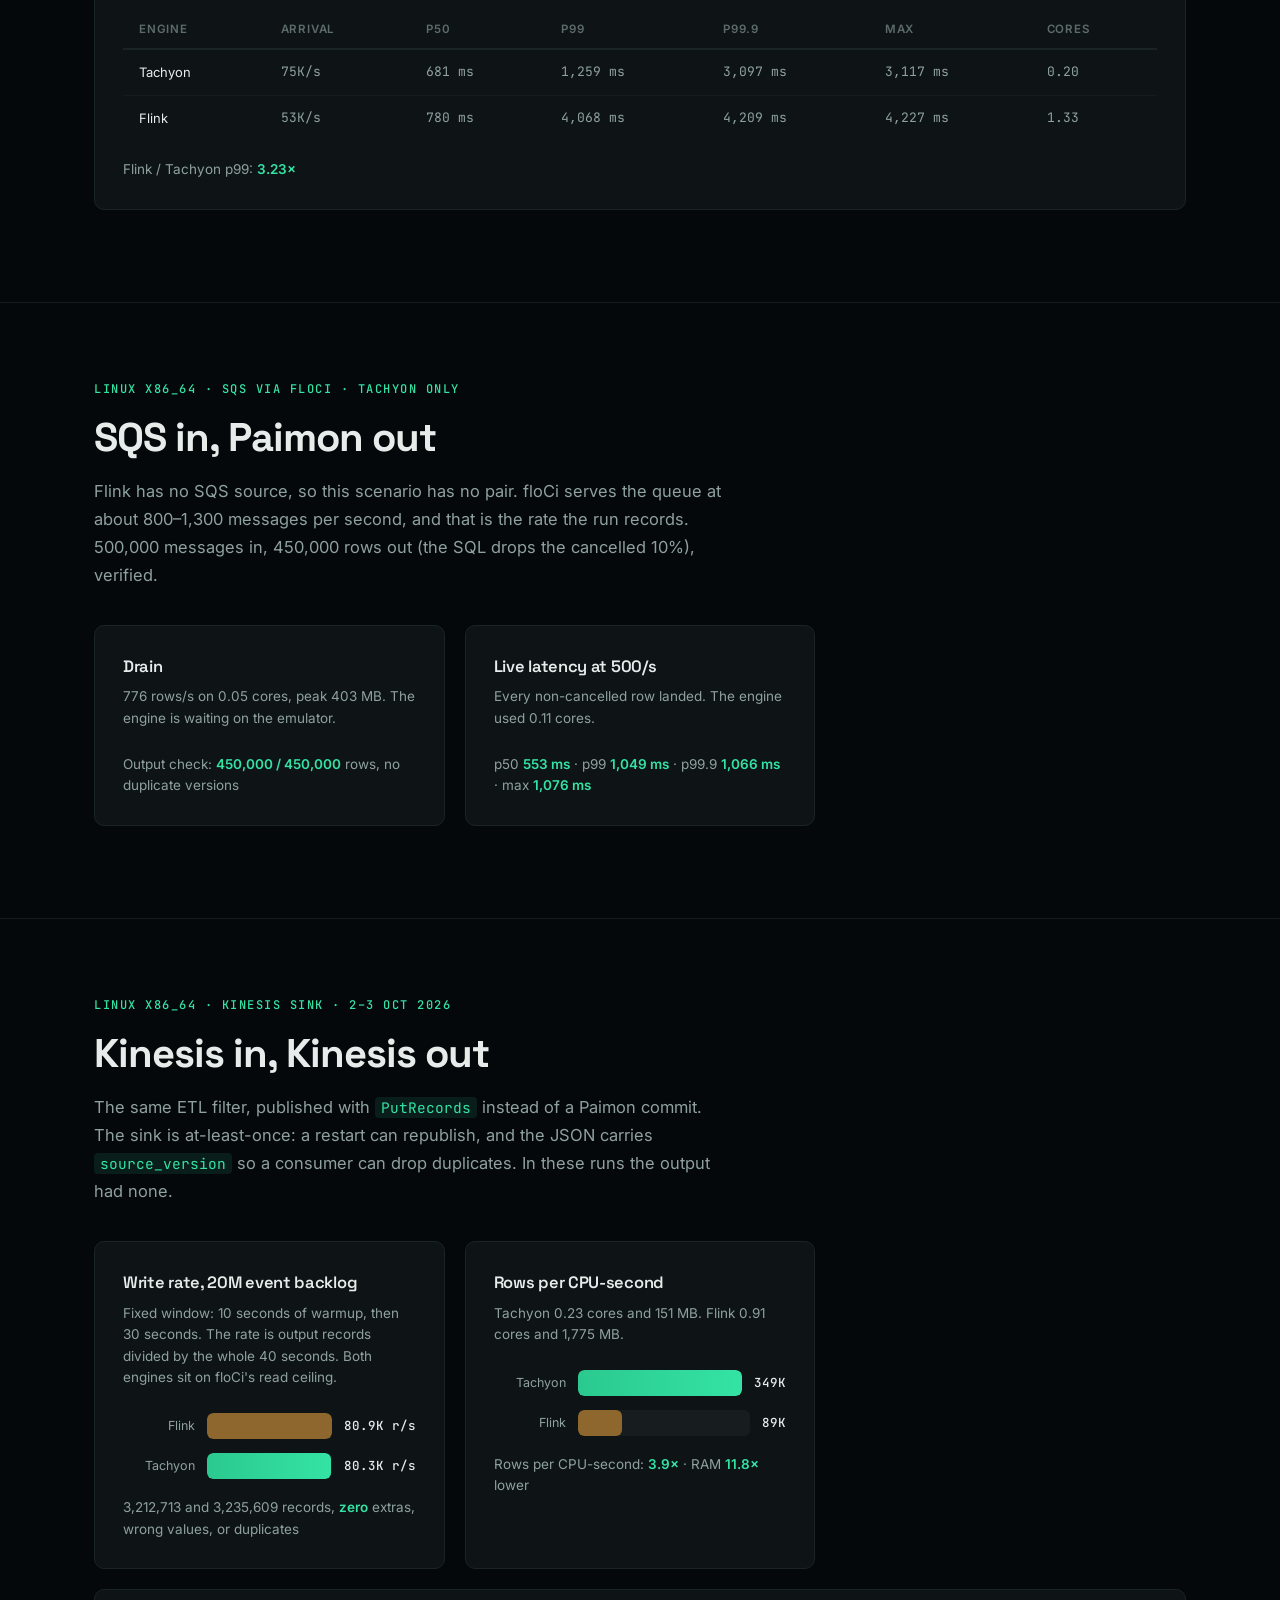
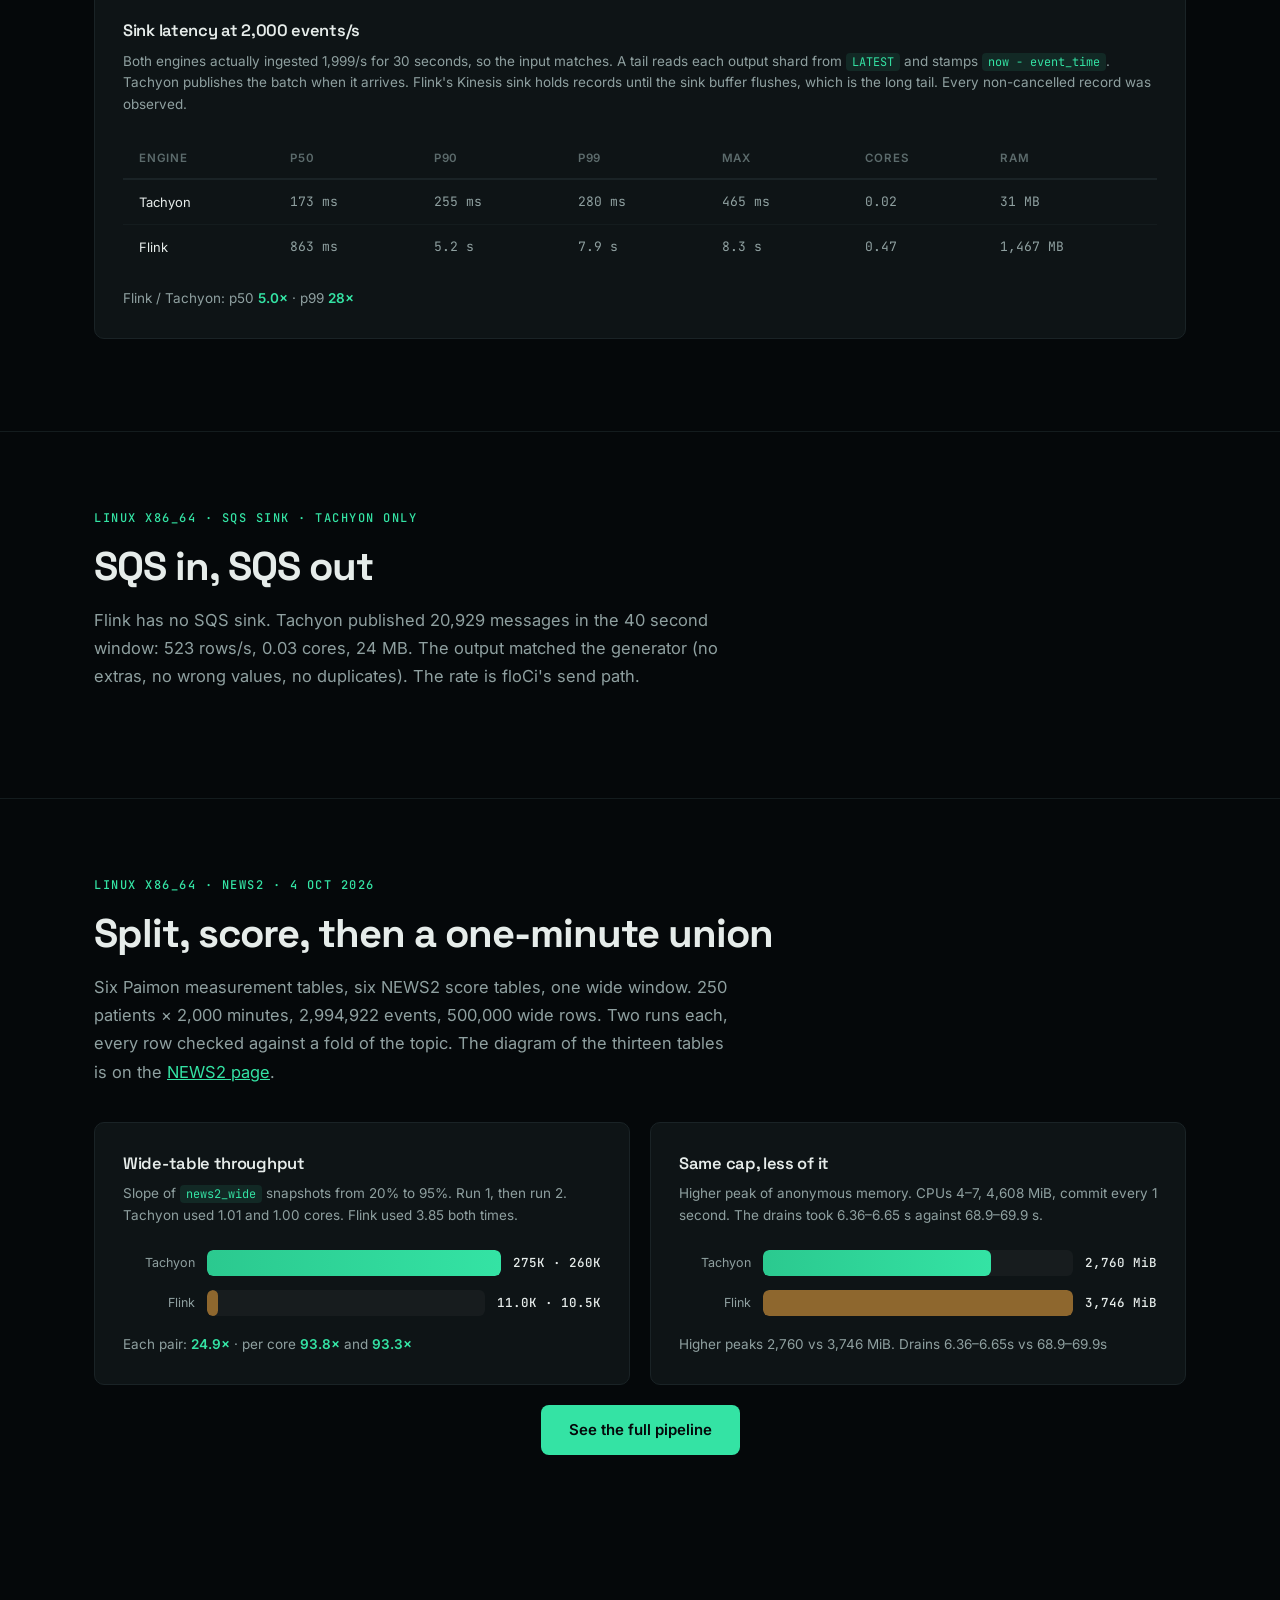
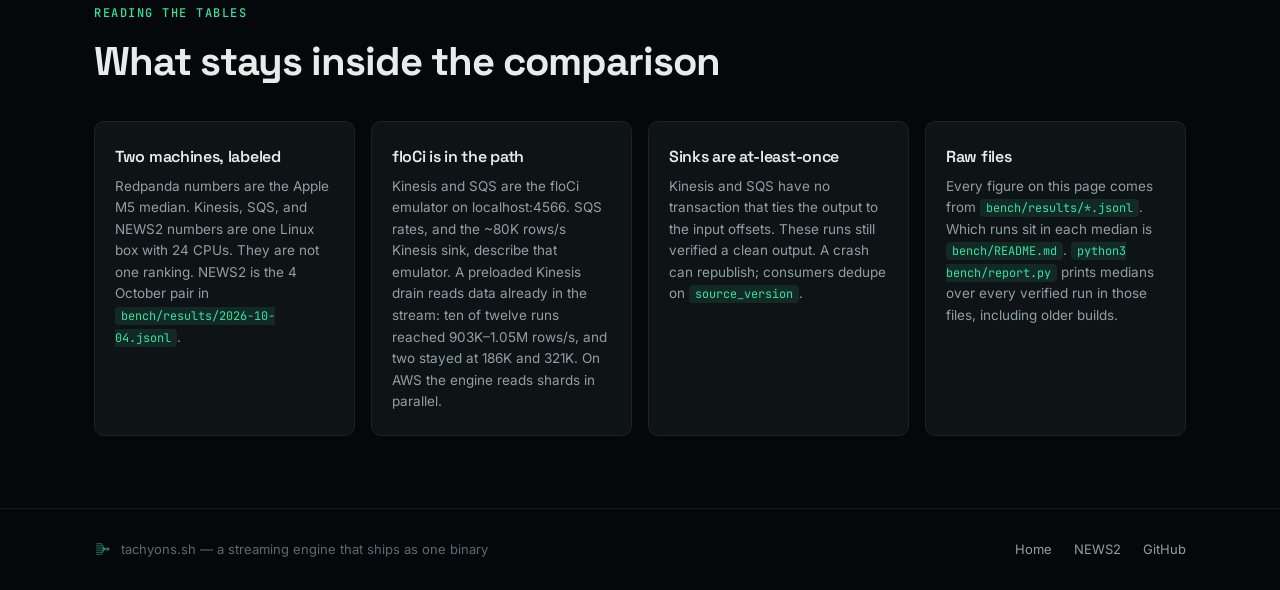
<file: site/benchmarks.html>
<!DOCTYPE html>
<html lang="en">
<head>
<meta charset="UTF-8">
<meta name="viewport" content="width=device-width, initial-scale=1.0">
<title>Benchmarks — Tachyon vs Flink</title>
<meta name="description" content="Tachyon measured against Flink 2.2.1 on the same machine: Redpanda, Kinesis, and SQS, into Paimon and back out to Kinesis and SQS. Throughput, CPU, memory, latency, and row-level verification.">
<link rel="icon" type="image/svg+xml" href="./favicon.svg">
<link rel="preconnect" href="https://fonts.googleapis.com">
<link rel="preconnect" href="https://fonts.gstatic.com" crossorigin>
<link href="https://fonts.googleapis.com/css2?family=Space+Grotesk:wght@500;600;700&family=Inter:wght@400;500;600&family=JetBrains+Mono:wght@400;500&display=swap" rel="stylesheet">
<link rel="stylesheet" href="./styles.css">
</head>
<body class="bench-page">

<nav class="nav">
  <div class="container nav-inner">
    <a href="./index.html" class="nav-logo"><img src="./logo.svg" alt="Tachyon" class="nav-logo-mark">tachyon<span class="dot">.</span></a>
    <div class="nav-links">
      <a href="./index.html#philosophy">Philosophy</a>
      <a href="./index.html#deploy">Deploy &amp; operate</a>
      <a href="./index.html#use-cases">Use cases</a>
      <a href="./benchmarks.html" aria-current="page">Benchmarks</a>
      <a href="https://github.com/Rekeyea/tachyon" class="nav-cta">GitHub →</a>
    </div>
  </div>
</nav>

<header class="page-hero">
  <div class="container">
    <span class="badge">Tachyon benchfast · Flink 2.2.1 · Paimon 1.4.2</span>
    <h1>Measured against Flink, run for run.</h1>
    <p class="hero-sub">
      One engine at a time. Four pinned CPUs, a 4.6 GiB cgroup cap, the same input,
      and an output that is checked against the generator before the run counts.
    </p>
    <nav class="jump" aria-label="Scenarios">
      <a href="#rules">Rules</a>
      <a href="#redpanda">Redpanda</a>
      <a href="#kinesis">Kinesis source</a>
      <a href="#sqs">SQS source</a>
      <a href="#kinesis-sink">Kinesis sink</a>
      <a href="#sqs-sink">SQS sink</a>
      <a href="#news2">NEWS2</a>
    </nav>
  </div>
  <div class="hero-glow"></div>
</header>

<section id="rules">
  <div class="container">
    <div class="section-head" data-reveal>
      <span class="overline">How a run counts</span>
      <h2>The harness sits outside both engines</h2>
      <p class="section-sub">
        <code>bench/harness/bench.py</code> reads progress, CPU, and memory from the
        container cgroup. The engine's own metrics are never the score.
      </p>
    </div>
    <div class="rules">
      <article class="rule" data-reveal>
        <strong>Same budget</strong>
        <p>CPUs 4–7 and 4,608 MiB for each engine. Flink runs JobManager and TaskManager in that one cgroup, parallelism 4. The broker and the harness sit on other cores.</p>
      </article>
      <article class="rule" data-reveal>
        <strong>Throughput is the steady slope</strong>
        <p>A preloaded backlog is drained from the start. The rate is a line fit through commit jumps between 20% and 95% of the backlog, after the first commit.</p>
      </article>
      <article class="rule" data-reveal>
        <strong>Every row is checked</strong>
        <p>The expected table is recomputed from the generator formula. A run with a missing row, an extra row, a wrong value, or a duplicate version is dropped.</p>
      </article>
      <article class="rule" data-reveal>
        <strong>Latency is the clock</strong>
        <p>Producers stamp <code>event_time</code> with wall time. For Paimon, latency is the snapshot that makes the row visible. For a Kinesis sink, it is the moment the tail reads the record back.</p>
      </article>
    </div>
  </div>
</section>

<section id="redpanda" class="scenario">
  <div class="container">
    <div class="section-head" data-reveal>
      <span class="overline">Apple M5 · Redpanda · September 2026</span>
      <h2>Into a Paimon table</h2>
      <p class="section-sub">
        Median of three alternating runs, tag <code>final4</code>, 60 million events,
        commit every 1 second. Exactly-once on both sides: the Kafka offsets live in the Paimon snapshot.
      </p>
    </div>
    <div class="bench-grid">
      <div class="bench-card" data-reveal>
        <h3>ETL throughput</h3>
        <p class="bench-desc">JSON decode, drop the 10% cancelled, write a primary-key table. Tachyon used 2.78 of the 4 cores; Flink used 3.67.</p>
        <div class="bar-chart">
          <div class="bar-row">
            <span class="bar-label">Tachyon</span>
            <div class="bar-track" style="--bar-w: 100%"><div class="bar-fill bar-tachyon"></div></div>
            <span class="bar-value">5.42M r/s</span>
          </div>
          <div class="bar-row">
            <span class="bar-label">Flink</span>
            <div class="bar-track" style="--bar-w: 51.5%"><div class="bar-fill bar-flink"></div></div>
            <span class="bar-value">2.79M r/s</span>
          </div>
        </div>
        <span class="bench-ratio">Tachyon / Flink: <strong>1.94×</strong> · 2.00M vs 758K rows per CPU-second</span>
      </div>
      <div class="bench-card" data-reveal>
        <h3>Window throughput</h3>
        <p class="bench-desc">Tumbling 1 second per <code>order_id</code>, COUNT and SUM, watermark on event time. Tachyon 2.63 cores, Flink 3.55.</p>
        <div class="bar-chart">
          <div class="bar-row">
            <span class="bar-label">Tachyon</span>
            <div class="bar-track" style="--bar-w: 100%"><div class="bar-fill bar-tachyon"></div></div>
            <span class="bar-value">5.17M r/s</span>
          </div>
          <div class="bar-row">
            <span class="bar-label">Flink</span>
            <div class="bar-track" style="--bar-w: 59.4%"><div class="bar-fill bar-flink"></div></div>
            <span class="bar-value">3.07M r/s</span>
          </div>
        </div>
        <span class="bench-ratio">Tachyon / Flink: <strong>1.68×</strong> · 2.00M vs 918K rows per CPU-second</span>
      </div>
      <div class="bench-card full-width" data-reveal>
        <h3>End-to-end latency at 1M events/s</h3>
        <p class="bench-desc">Event time to the Paimon snapshot that publishes the row. Median of two runs per cell. Lower is better.</p>
        <div class="latency-table-wrap">
          <table class="latency-table">
            <thead>
              <tr>
                <th><span class="th-long">Workload</span><span class="th-short">Work</span></th>
                <th>Commit</th>
                <th><span class="th-long">Tachyon p50</span><span class="th-short">T p50</span></th>
                <th><span class="th-long">Tachyon p99</span><span class="th-short">T p99</span></th>
                <th><span class="th-long">Flink p50</span><span class="th-short">F p50</span></th>
                <th><span class="th-long">Flink p99</span><span class="th-short">F p99</span></th>
              </tr>
            </thead>
            <tbody>
              <tr><td>ETL</td><td>1 s</td><td>720<span class="unit"> ms</span></td><td>1,246<span class="unit"> ms</span></td><td>843<span class="unit"> ms</span></td><td>1,778<span class="unit"> ms</span></td></tr>
              <tr><td>ETL</td><td>250 ms</td><td>260<span class="unit"> ms</span></td><td>414<span class="unit"> ms</span></td><td>254<span class="unit"> ms</span></td><td>1,412<span class="unit"> ms</span></td></tr>
              <tr><td>Window</td><td>1 s</td><td>726<span class="unit"> ms</span></td><td>1,475<span class="unit"> ms</span></td><td>1,180<span class="unit"> ms</span></td><td>1,780<span class="unit"> ms</span></td></tr>
              <tr><td>Window</td><td>250 ms</td><td>471<span class="unit"> ms</span></td><td>630<span class="unit"> ms</span></td><td>521<span class="unit"> ms</span></td><td>1,570<span class="unit"> ms</span></td></tr>
            </tbody>
          </table>
        </div>
        <span class="bench-ratio">At a 250 ms ETL commit, p99 is 414 ms against 1 412 ms: <strong>3.41×</strong></span>
      </div>
    </div>
  </div>
</section>

<section id="kinesis" class="scenario">
  <div class="container">
    <div class="section-head" data-reveal>
      <span class="overline">Linux x86_64 · Kinesis via floCi · drain 3 Oct 2026</span>
      <h2>Kinesis in, Paimon out</h2>
      <p class="section-sub">
        Twelve Tachyon drains on 3 October, set against Flink's single drain from 30 September.
        Ten million events, 16 shards, commit every 1 second, 4 CPUs.
        The SQL drops the cancelled 10%, so each run commits 9,000,000 rows.
        The checkpoint stores the shard sequence, so the Paimon snapshot is exactly-once.
        All twelve matched the generator. The latency pair below is the 30 September run and was not repeated.
      </p>
    </div>
    <div class="bench-grid">
      <div class="bench-card" data-reveal>
        <h3>Drain rate</h3>
        <p class="bench-desc">Median slope of the Paimon snapshot from 20% to 95% full. Ten of the twelve Tachyon runs sat between 903K and 1.05M rows/s. Two runs, 186K and 321K, stayed under Flink. On the 321K run the log showed 16 GetRecords in flight for the whole slow stretch, so Tachyon was waiting on floCi. On a fast run the 20–80% window is about 6 seconds, and about 5 of them are the read: GetRecords plus decode. The Paimon write is 0.3 s and the commit is 1.1 s. Median drain is 9.9 s; Flink's run took 37 s.</p>
        <div class="bar-chart">
          <div class="bar-row">
            <span class="bar-label">Tachyon</span>
            <div class="bar-track" style="--bar-w: 100%"><div class="bar-fill bar-tachyon"></div></div>
            <span class="bar-value">954K r/s</span>
          </div>
          <div class="bar-row">
            <span class="bar-label">Flink</span>
            <div class="bar-track" style="--bar-w: 48.2%"><div class="bar-fill bar-flink"></div></div>
            <span class="bar-value">460K r/s</span>
          </div>
        </div>
        <span class="bench-ratio">Median Tachyon / Flink: <strong>2.08×</strong>. Slowest Tachyon run / that Flink run: <strong>0.40×</strong></span>
      </div>
      <div class="bench-card" data-reveal>
        <h3>Rows per CPU-second</h3>
        <p class="bench-desc">Tachyon's median was 1.92 cores and 551 MB. The two slow runs fell to 0.45 and 0.88 cores while they waited. Flink's 30 September run held 2.37 cores and 1 953 MB, JobManager included.</p>
        <div class="bar-chart">
          <div class="bar-row">
            <span class="bar-label">Tachyon</span>
            <div class="bar-track" style="--bar-w: 100%"><div class="bar-fill bar-tachyon"></div></div>
            <span class="bar-value">496K</span>
          </div>
          <div class="bar-row">
            <span class="bar-label">Flink</span>
            <div class="bar-track" style="--bar-w: 36.3%"><div class="bar-fill bar-flink"></div></div>
            <span class="bar-value">180K</span>
          </div>
        </div>
        <span class="bench-ratio">Rows per CPU-second: <strong>2.76×</strong> · RAM <strong>3.5×</strong> lower</span>
      </div>
      <div class="bench-card full-width" data-reveal>
        <h3>Live latency, target 100K events/s</h3>
        <p class="bench-desc">30 September, not re-run. floCi delivered 75K/s to Tachyon and 53K/s to Flink. Both landed every non-cancelled row (<span class="good">landed fraction 1.0</span>).</p>
        <div class="latency-table-wrap">
          <table class="latency-table">
            <thead>
              <tr>
                <th>Engine</th>
                <th>Arrival</th>
                <th>p50</th>
                <th>p99</th>
                <th class="col-extra">p99.9</th>
                <th class="col-extra">max</th>
                <th class="col-extra">Cores</th>
              </tr>
            </thead>
            <tbody>
              <tr><td>Tachyon</td><td>75K/s</td><td>681 ms</td><td>1,259 ms</td><td class="col-extra">3,097 ms</td><td class="col-extra">3,117 ms</td><td class="col-extra">0.20</td></tr>
              <tr><td>Flink</td><td>53K/s</td><td>780 ms</td><td>4,068 ms</td><td class="col-extra">4,209 ms</td><td class="col-extra">4,227 ms</td><td class="col-extra">1.33</td></tr>
            </tbody>
          </table>
        </div>
        <span class="bench-ratio">Flink / Tachyon p99: <strong>3.23×</strong></span>
      </div>
    </div>
  </div>
</section>

<section id="sqs" class="scenario">
  <div class="container">
    <div class="section-head" data-reveal>
      <span class="overline">Linux x86_64 · SQS via floCi · Tachyon only</span>
      <h2>SQS in, Paimon out</h2>
      <p class="section-sub">
        Flink has no SQS source, so this scenario has no pair. floCi serves the queue
        at about 800–1,300 messages per second, and that is the rate the run records.
        500,000 messages in, 450,000 rows out (the SQL drops the cancelled 10%), verified.
      </p>
    </div>
    <div class="bench-grid">
      <div class="bench-card" data-reveal>
        <h3>Drain</h3>
        <p class="bench-desc">776 rows/s on 0.05 cores, peak 403 MB. The engine is waiting on the emulator.</p>
        <span class="bench-ratio">Output check: <strong>450,000 / 450,000</strong> rows, no duplicate versions</span>
      </div>
      <div class="bench-card" data-reveal>
        <h3>Live latency at 500/s</h3>
        <p class="bench-desc">Every non-cancelled row landed. The engine used 0.11 cores.</p>
        <span class="bench-ratio">p50 <strong>553 ms</strong> · p99 <strong>1,049 ms</strong> · p99.9 <strong>1,066 ms</strong> · max <strong>1,076 ms</strong></span>
      </div>
    </div>
  </div>
</section>

<section id="kinesis-sink" class="scenario">
  <div class="container">
    <div class="section-head" data-reveal>
      <span class="overline">Linux x86_64 · Kinesis sink · 2–3 Oct 2026</span>
      <h2>Kinesis in, Kinesis out</h2>
      <p class="section-sub">
        The same ETL filter, published with <code>PutRecords</code> instead of a Paimon commit.
        The sink is at-least-once: a restart can republish, and the JSON carries
        <code>source_version</code> so a consumer can drop duplicates. In these runs the output had none.
      </p>
    </div>
    <div class="bench-grid">
      <div class="bench-card" data-reveal>
        <h3>Write rate, 20M event backlog</h3>
        <p class="bench-desc">Fixed window: 10 seconds of warmup, then 30 seconds. The rate is output records divided by the whole 40 seconds. Both engines sit on floCi's read ceiling.</p>
        <div class="bar-chart">
          <div class="bar-row">
            <span class="bar-label">Flink</span>
            <div class="bar-track" style="--bar-w: 100%"><div class="bar-fill bar-flink"></div></div>
            <span class="bar-value">80.9K r/s</span>
          </div>
          <div class="bar-row">
            <span class="bar-label">Tachyon</span>
            <div class="bar-track" style="--bar-w: 99.3%"><div class="bar-fill bar-tachyon"></div></div>
            <span class="bar-value">80.3K r/s</span>
          </div>
        </div>
        <span class="bench-ratio">3,212,713 and 3,235,609 records, <strong>zero</strong> extras, wrong values, or duplicates</span>
      </div>
      <div class="bench-card" data-reveal>
        <h3>Rows per CPU-second</h3>
        <p class="bench-desc">Tachyon 0.23 cores and 151 MB. Flink 0.91 cores and 1,775 MB.</p>
        <div class="bar-chart">
          <div class="bar-row">
            <span class="bar-label">Tachyon</span>
            <div class="bar-track" style="--bar-w: 100%"><div class="bar-fill bar-tachyon"></div></div>
            <span class="bar-value">349K</span>
          </div>
          <div class="bar-row">
            <span class="bar-label">Flink</span>
            <div class="bar-track" style="--bar-w: 25.5%"><div class="bar-fill bar-flink"></div></div>
            <span class="bar-value">89K</span>
          </div>
        </div>
        <span class="bench-ratio">Rows per CPU-second: <strong>3.9×</strong> · RAM <strong>11.8×</strong> lower</span>
      </div>
      <div class="bench-card full-width" data-reveal>
        <h3>Sink latency at 2,000 events/s</h3>
        <p class="bench-desc">
          Both engines actually ingested 1,999/s for 30 seconds, so the input matches.
          A tail reads each output shard from <code>LATEST</code> and stamps
          <code>now − event_time</code>. Tachyon publishes the batch when it arrives.
          Flink's Kinesis sink holds records until the sink buffer flushes, which is the long tail.
          Every non-cancelled record was observed.
        </p>
        <div class="latency-table-wrap">
          <table class="latency-table">
            <thead>
              <tr>
                <th>Engine</th>
                <th>p50</th>
                <th>p90</th>
                <th>p99</th>
                <th class="col-extra">max</th>
                <th class="col-extra">Cores</th>
                <th class="col-extra">RAM</th>
              </tr>
            </thead>
            <tbody>
              <tr><td>Tachyon</td><td>173 ms</td><td>255 ms</td><td>280 ms</td><td class="col-extra">465 ms</td><td class="col-extra">0.02</td><td class="col-extra">31 MB</td></tr>
              <tr><td>Flink</td><td>863 ms</td><td>5.2 s</td><td>7.9 s</td><td class="col-extra">8.3 s</td><td class="col-extra">0.47</td><td class="col-extra">1,467 MB</td></tr>
            </tbody>
          </table>
        </div>
        <span class="bench-ratio">Flink / Tachyon: p50 <strong>5.0×</strong> · p99 <strong>28×</strong></span>
      </div>
    </div>
  </div>
</section>

<section id="sqs-sink" class="scenario">
  <div class="container">
    <div class="section-head" data-reveal>
      <span class="overline">Linux x86_64 · SQS sink · Tachyon only</span>
      <h2>SQS in, SQS out</h2>
      <p class="section-sub">
        Flink has no SQS sink. Tachyon published 20,929 messages in the 40 second window:
        523 rows/s, 0.03 cores, 24 MB. The output matched the generator
        (no extras, no wrong values, no duplicates). The rate is floCi's send path.
      </p>
    </div>
  </div>
</section>

<section id="news2" class="scenario">
  <div class="container">
    <div class="section-head" data-reveal>
      <span class="overline">Linux x86_64 · NEWS2 · 4 Oct 2026</span>
      <h2>Split, score, then a one-minute union</h2>
      <p class="section-sub">
        Six Paimon measurement tables, six NEWS2 score tables, one wide window.
        250 patients × 2,000 minutes, 2,994,922 events, 500,000 wide rows.
        Two runs each, every row checked against a fold of the topic.
        The diagram of the thirteen tables is on the <a href="./news2.html">NEWS2 page</a>.
      </p>
    </div>
    <div class="bench-grid pair">
      <div class="bench-card" data-reveal>
        <h3>Wide-table throughput</h3>
        <p class="bench-desc">Slope of <code>news2_wide</code> snapshots from 20% to 95%. Run 1, then run 2. Tachyon used 1.01 and 1.00 cores. Flink used 3.85 both times.</p>
        <div class="bar-chart">
          <div class="bar-row">
            <span class="bar-label">Tachyon</span>
            <div class="bar-track" style="--bar-w: 100%"><div class="bar-fill bar-tachyon"></div></div>
            <span class="bar-value">275K · 260K</span>
          </div>
          <div class="bar-row">
            <span class="bar-label">Flink</span>
            <div class="bar-track" style="--bar-w: 4%"><div class="bar-fill bar-flink"></div></div>
            <span class="bar-value">11.0K · 10.5K</span>
          </div>
        </div>
        <span class="bench-ratio">Each pair: <strong>24.9×</strong> · per core <strong>93.8×</strong> and <strong>93.3×</strong></span>
      </div>
      <div class="bench-card" data-reveal>
        <h3>Same cap, less of it</h3>
        <p class="bench-desc">Higher peak of anonymous memory. CPUs 4–7, 4,608 MiB, commit every 1 second. The drains took 6.36–6.65 s against 68.9–69.9 s.</p>
        <div class="bar-chart">
          <div class="bar-row">
            <span class="bar-label">Tachyon</span>
            <div class="bar-track" style="--bar-w: 73.7%"><div class="bar-fill bar-tachyon"></div></div>
            <span class="bar-value">2,760 MiB</span>
          </div>
          <div class="bar-row">
            <span class="bar-label">Flink</span>
            <div class="bar-track" style="--bar-w: 100%"><div class="bar-fill bar-flink"></div></div>
            <span class="bar-value">3,746 MiB</span>
          </div>
        </div>
        <span class="bench-ratio">Higher peaks 2,760 vs 3,746 MiB. Drains 6.36–6.65s vs 68.9–69.9s</span>
      </div>
    </div>
    <p class="bench-cta" data-reveal>
      <a href="./news2.html" class="btn btn-primary">See the full pipeline</a>
    </p>
  </div>
</section>

<section id="reading">
  <div class="container">
    <div class="section-head" data-reveal>
      <span class="overline">Reading the tables</span>
      <h2>What stays inside the comparison</h2>
    </div>
    <div class="rules">
      <article class="rule" data-reveal>
        <strong>Two machines, labeled</strong>
        <p>Redpanda numbers are the Apple M5 median. Kinesis, SQS, and NEWS2 numbers are one Linux box with 24 CPUs. They are not one ranking. NEWS2 is the 4 October pair in <code>bench/results/2026-10-04.jsonl</code>.</p>
      </article>
      <article class="rule" data-reveal>
        <strong>floCi is in the path</strong>
        <p>Kinesis and SQS are the floCi emulator on localhost:4566. SQS rates, and the ~80K rows/s Kinesis sink, describe that emulator. A preloaded Kinesis drain reads data already in the stream: ten of twelve runs reached 903K–1.05M rows/s, and two stayed at 186K and 321K. On AWS the engine reads shards in parallel.</p>
      </article>
      <article class="rule" data-reveal>
        <strong>Sinks are at-least-once</strong>
        <p>Kinesis and SQS have no transaction that ties the output to the input offsets. These runs still verified a clean output. A crash can republish; consumers dedupe on <code>source_version</code>.</p>
      </article>
      <article class="rule" data-reveal>
        <strong>Raw files</strong>
        <p>Every figure on this page comes from <code>bench/results/*.jsonl</code>. Which runs sit in each median is <code>bench/README.md</code>. <code>python3 bench/report.py</code> prints medians over every verified run in those files, including older builds.</p>
      </article>
    </div>
  </div>
</section>

<footer class="footer">
  <div class="container footer-inner">
    <span class="footer-brand"><img src="./logo.svg" alt="" class="footer-mark">tachyons.sh — a streaming engine that ships as one binary</span>
    <span class="footer-links"><a href="./index.html">Home</a><a href="./news2.html">NEWS2</a><a href="https://github.com/Rekeyea/tachyon">GitHub</a></span>
  </div>
</footer>

<script src="./app.js" defer></script>
</body>
</html>
</file>
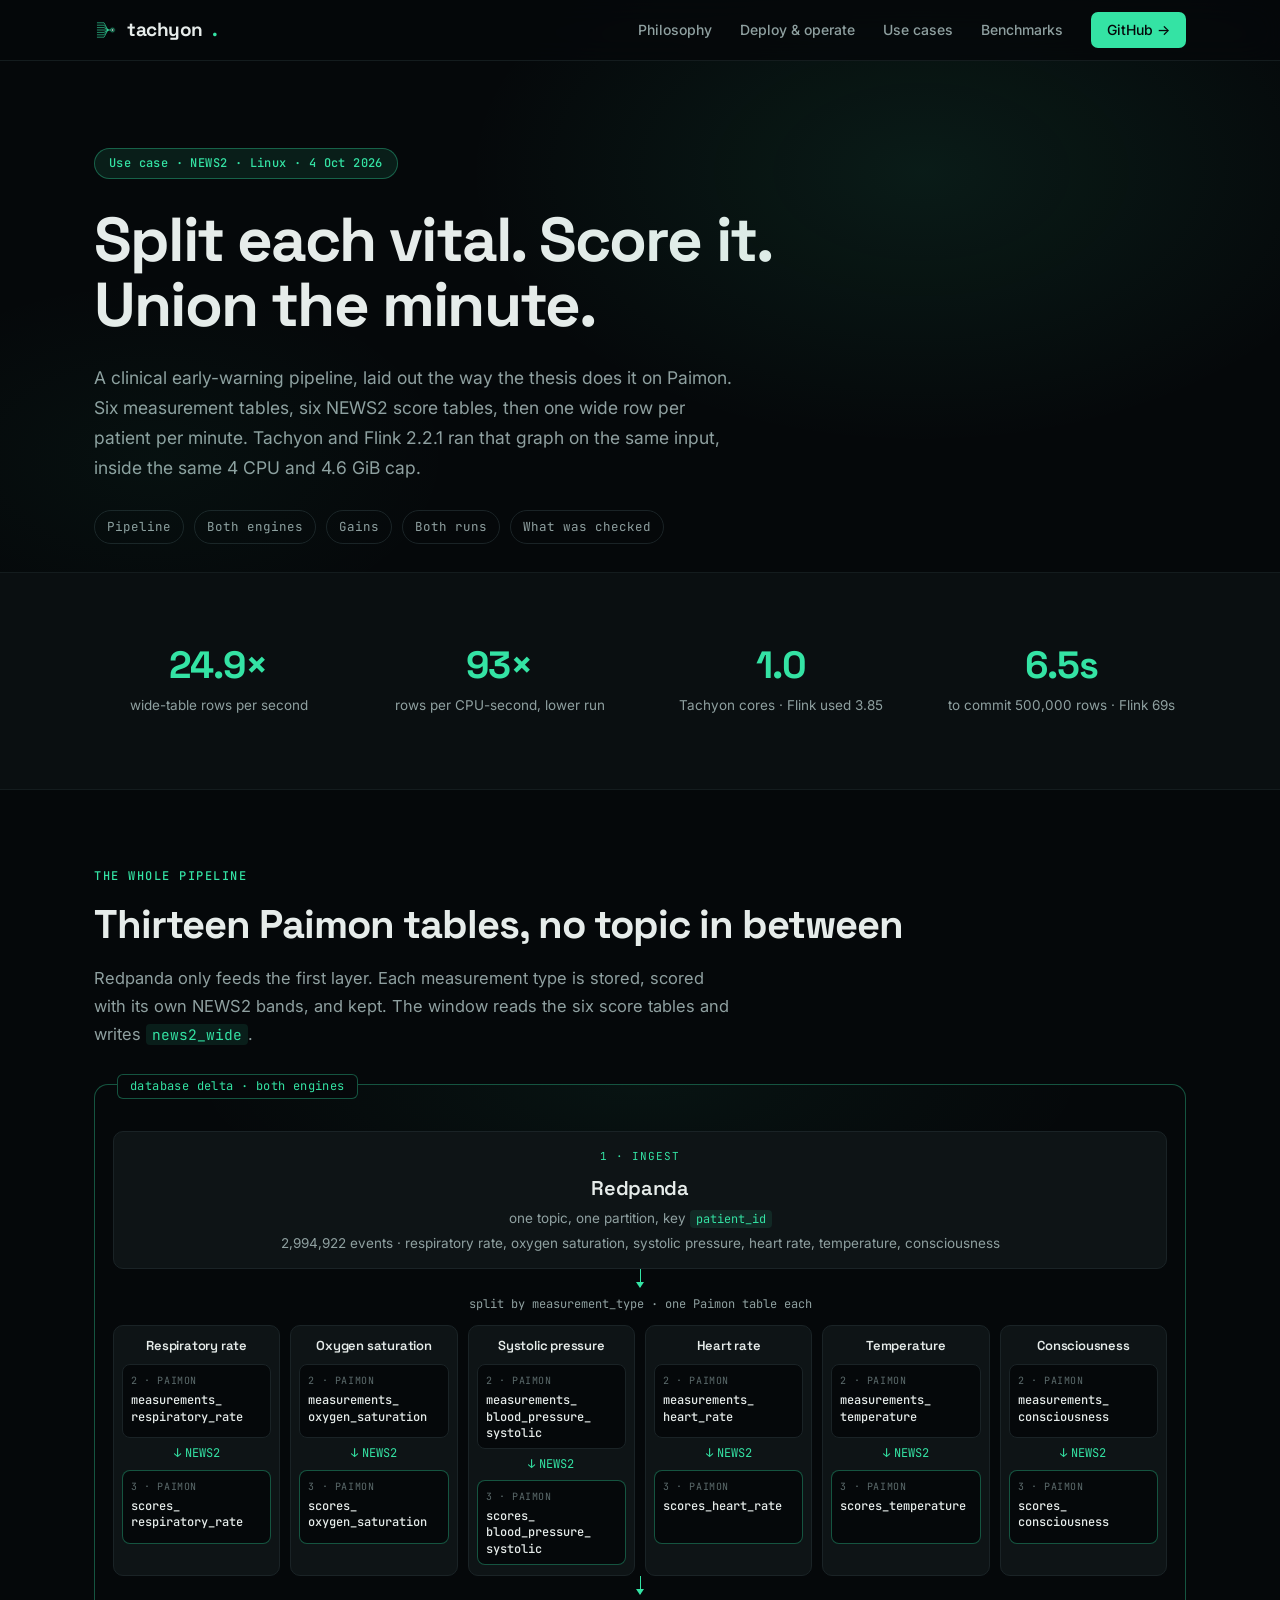
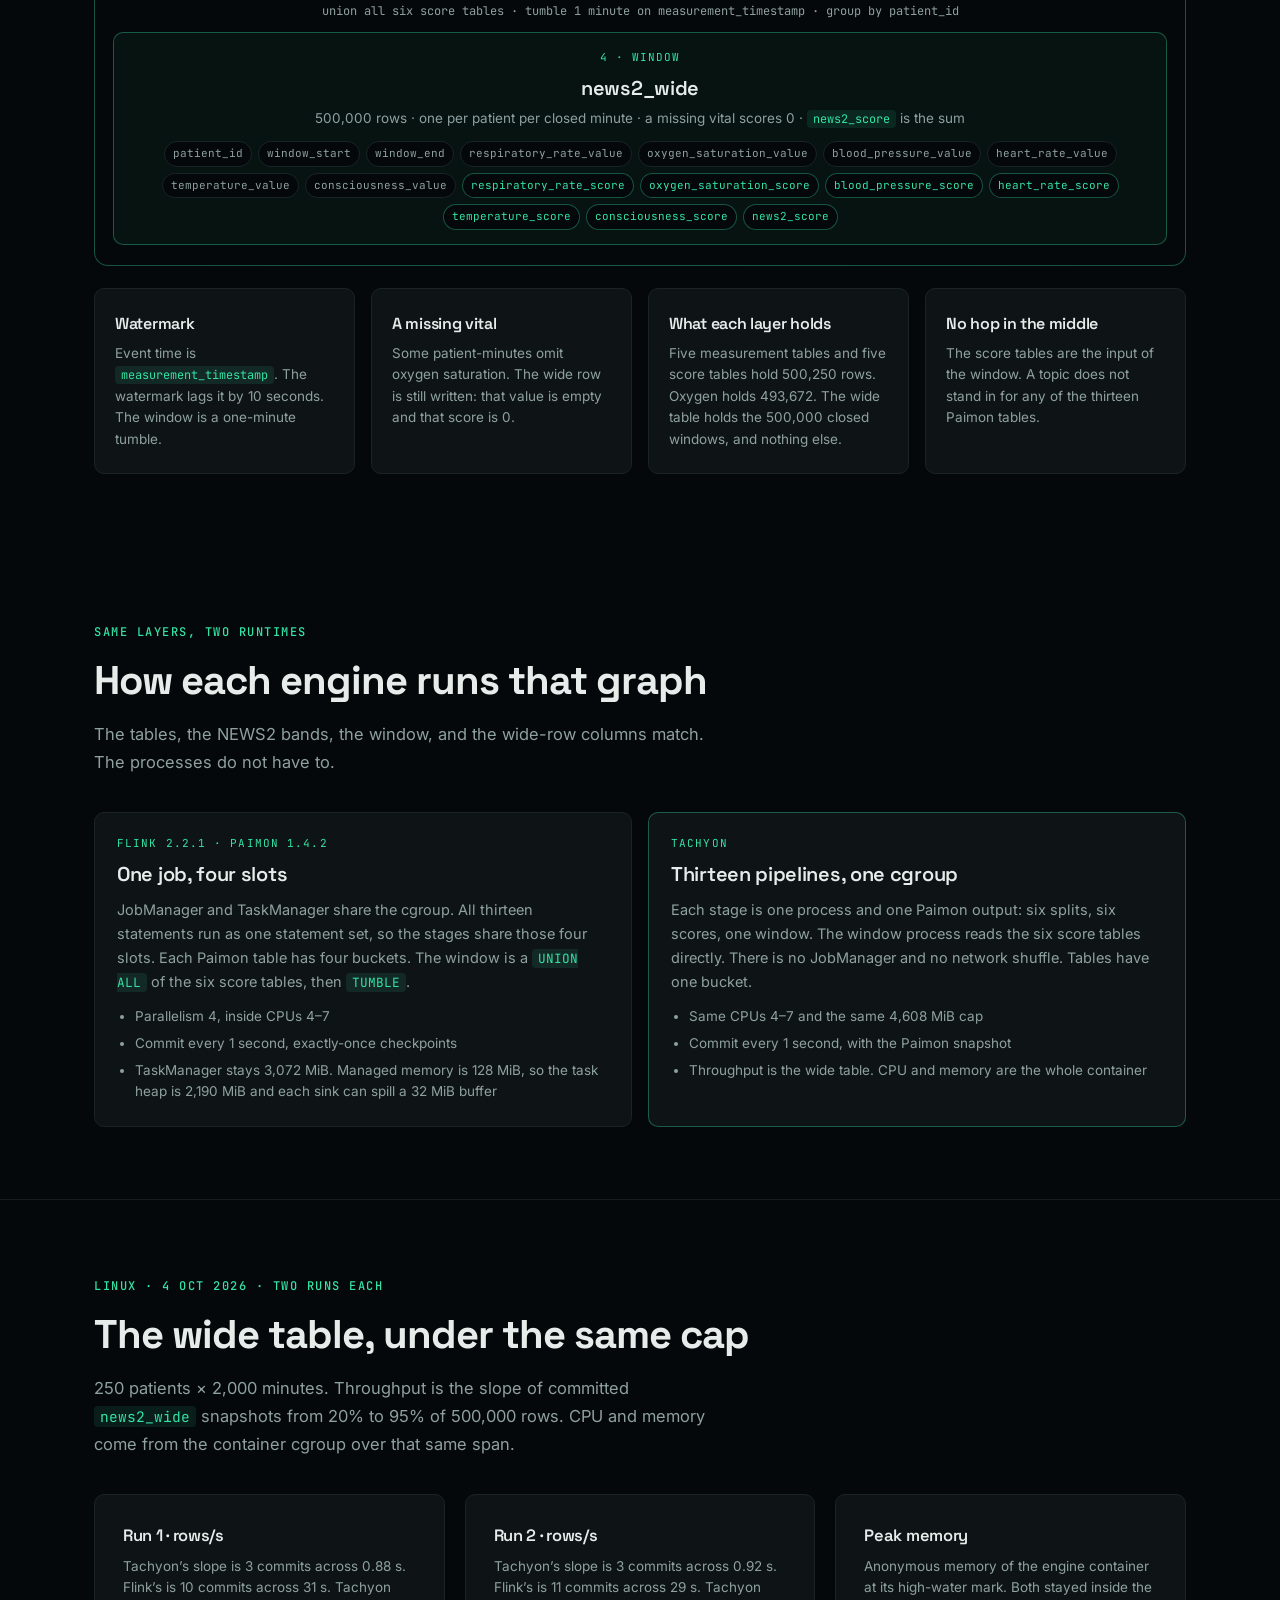
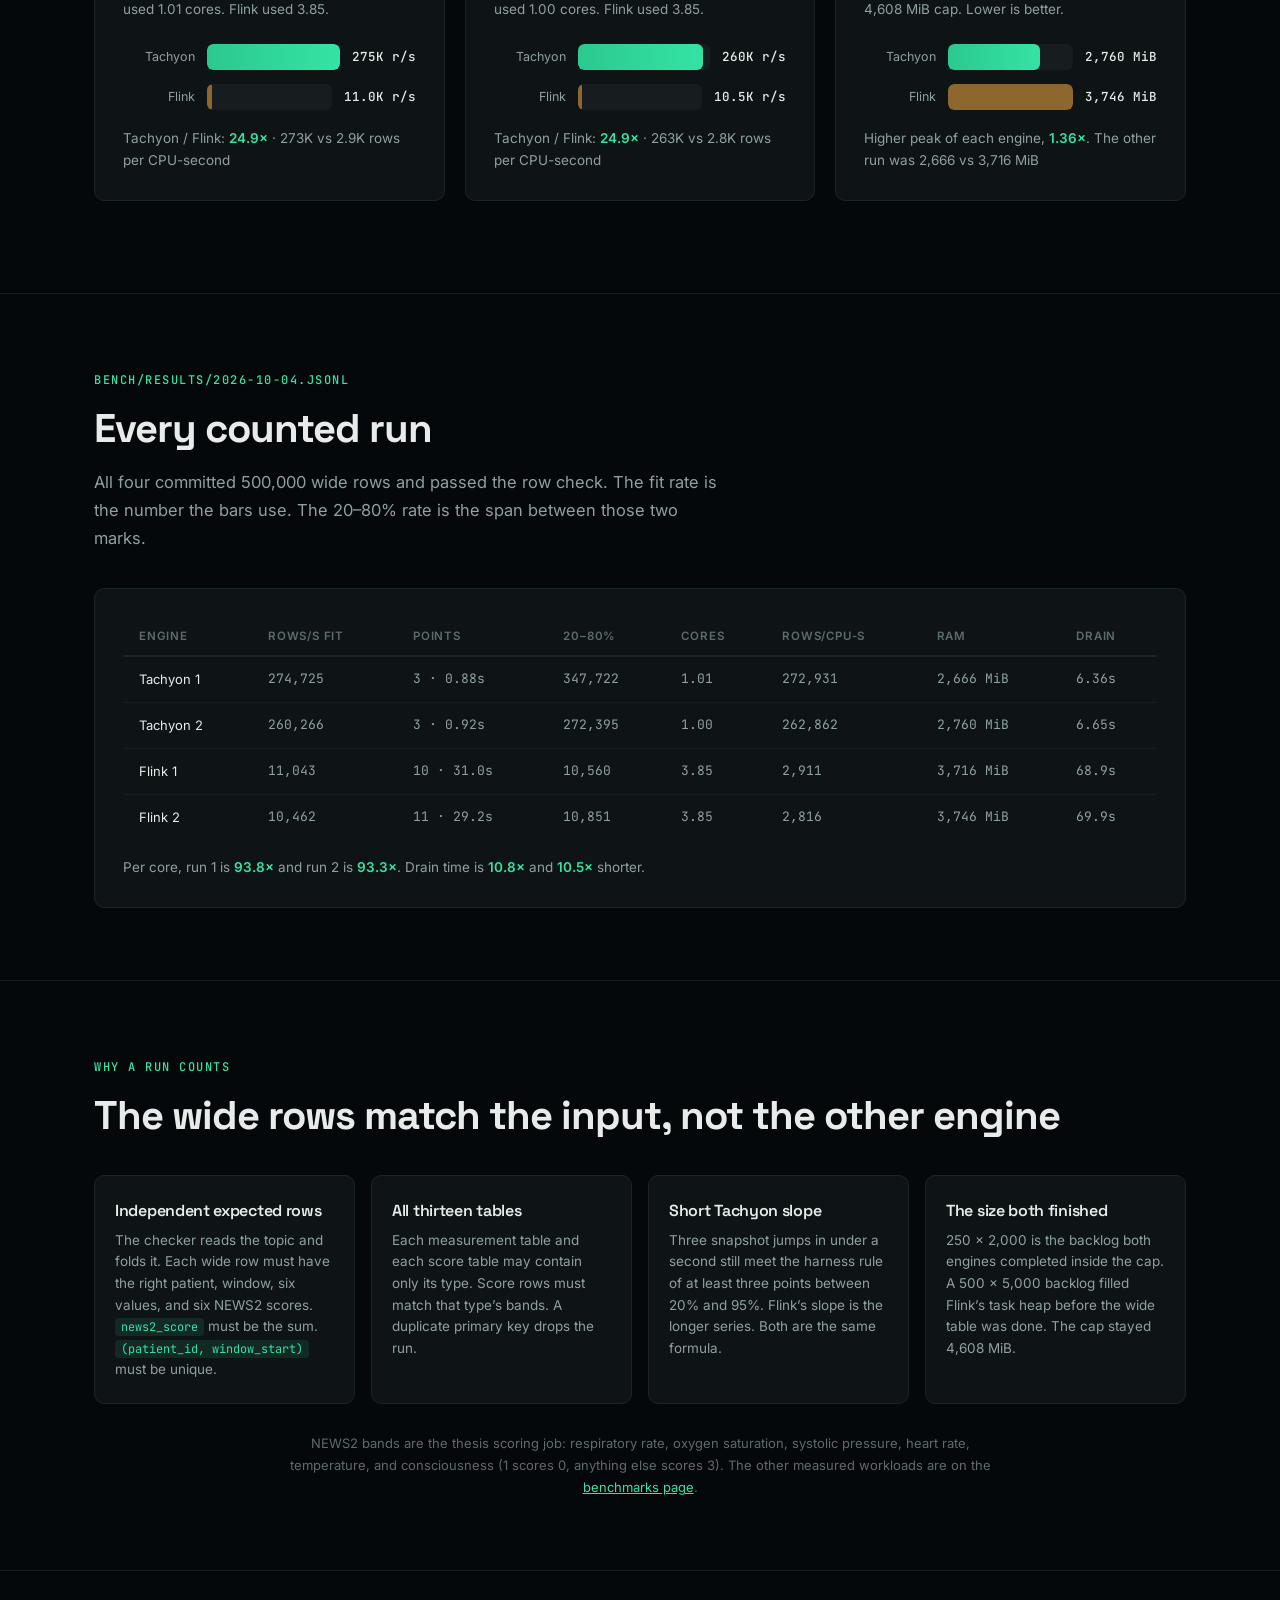
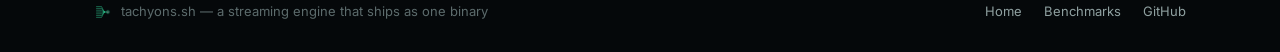
<file: site/news2.html>
<!DOCTYPE html>
<html lang="en">
<head>
<meta charset="UTF-8">
<meta name="viewport" content="width=device-width, initial-scale=1.0">
<title>NEWS2 early warning — Tachyon vs Flink</title>
<meta name="description" content="The thesis NEWS2 pipeline on Tachyon and Flink: six Paimon measurement tables, six score tables, and one one-minute window. Same input, same 4 CPU and 4.6 GiB budget. Tachyon committed the wide table about 25× faster.">
<link rel="icon" type="image/svg+xml" href="./favicon.svg">
<link rel="preconnect" href="https://fonts.googleapis.com">
<link rel="preconnect" href="https://fonts.gstatic.com" crossorigin>
<link href="https://fonts.googleapis.com/css2?family=Space+Grotesk:wght@500;600;700&family=Inter:wght@400;500;600&family=JetBrains+Mono:wght@400;500&display=swap" rel="stylesheet">
<link rel="stylesheet" href="./styles.css">
</head>
<body class="bench-page">

<nav class="nav">
  <div class="container nav-inner">
    <a href="./index.html" class="nav-logo"><img src="./logo.svg" alt="Tachyon" class="nav-logo-mark">tachyon<span class="dot">.</span></a>
    <div class="nav-links">
      <a href="./index.html#philosophy">Philosophy</a>
      <a href="./index.html#deploy">Deploy &amp; operate</a>
      <a href="./index.html#use-cases">Use cases</a>
      <a href="./benchmarks.html">Benchmarks</a>
      <a href="https://github.com/Rekeyea/tachyon" class="nav-cta">GitHub →</a>
    </div>
  </div>
</nav>

<header class="page-hero">
  <div class="container">
    <span class="badge">Use case · NEWS2 · Linux · 4 Oct 2026</span>
    <h1>Split each vital. Score it. Union the minute.</h1>
    <p class="hero-sub">
      A clinical early-warning pipeline, laid out the way the thesis does it on Paimon.
      Six measurement tables, six NEWS2 score tables, then one wide row per patient per minute.
      Tachyon and Flink 2.2.1 ran that graph on the same input, inside the same 4 CPU and 4.6 GiB cap.
    </p>
    <nav class="jump" aria-label="On this page">
      <a href="#pipeline">Pipeline</a>
      <a href="#engines">Both engines</a>
      <a href="#gains">Gains</a>
      <a href="#runs">Both runs</a>
      <a href="#check">What was checked</a>
    </nav>
  </div>
  <div class="hero-glow"></div>
</header>

<section class="stats" aria-label="Measured gains">
  <div class="container stats-grid">
    <div class="stat" data-reveal>
      <span class="stat-value" data-count="24.9" data-suffix="×">24.9×</span>
      <span class="stat-label">wide-table rows per second</span>
    </div>
    <div class="stat" data-reveal>
      <span class="stat-value" data-count="93" data-suffix="×">93×</span>
      <span class="stat-label">rows per CPU-second, lower run</span>
    </div>
    <div class="stat" data-reveal>
      <span class="stat-value">1.0</span>
      <span class="stat-label">Tachyon cores · Flink used 3.85</span>
    </div>
    <div class="stat" data-reveal>
      <span class="stat-value">6.5s</span>
      <span class="stat-label">to commit 500,000 rows · Flink 69s</span>
    </div>
  </div>
</section>

<section id="pipeline">
  <div class="container">
    <div class="section-head" data-reveal>
      <span class="overline">The whole pipeline</span>
      <h2>Thirteen Paimon tables, no topic in between</h2>
      <p class="section-sub">
        Redpanda only feeds the first layer. Each measurement type is stored, scored with its own NEWS2 bands, and kept. The window reads the six score tables and writes <code>news2_wide</code>.
      </p>
    </div>

    <figure class="pipe" data-reveal>
      <figcaption class="pipe-frame-label">database delta · both engines</figcaption>

      <div class="pipe-source">
        <span class="pipe-kicker">1 · ingest</span>
        <strong>Redpanda</strong>
        <span class="pipe-meta">one topic, one partition, key <code>patient_id</code></span>
        <span class="pipe-meta">2,994,922 events · respiratory rate, oxygen saturation, systolic pressure, heart rate, temperature, consciousness</span>
      </div>

      <div class="pipe-stem" aria-hidden="true"></div>
      <p class="pipe-step">split by measurement_type · one Paimon table each</p>

      <div class="pipe-lanes">
        <article class="lane">
          <h3>Respiratory rate</h3>
          <div class="lane-node">
            <span class="lane-kind">2 · Paimon</span>
            <strong>measurements_<wbr>respiratory_rate</strong>
          </div>
          <div class="lane-arrow" aria-hidden="true">↓ <span>NEWS2</span></div>
          <div class="lane-node score">
            <span class="lane-kind">3 · Paimon</span>
            <strong>scores_<wbr>respiratory_rate</strong>
          </div>
        </article>
        <article class="lane">
          <h3>Oxygen saturation</h3>
          <div class="lane-node">
            <span class="lane-kind">2 · Paimon</span>
            <strong>measurements_<wbr>oxygen_saturation</strong>
          </div>
          <div class="lane-arrow" aria-hidden="true">↓ <span>NEWS2</span></div>
          <div class="lane-node score">
            <span class="lane-kind">3 · Paimon</span>
            <strong>scores_<wbr>oxygen_saturation</strong>
          </div>
        </article>
        <article class="lane">
          <h3>Systolic pressure</h3>
          <div class="lane-node">
            <span class="lane-kind">2 · Paimon</span>
            <strong>measurements_<wbr>blood_pressure_<wbr>systolic</strong>
          </div>
          <div class="lane-arrow" aria-hidden="true">↓ <span>NEWS2</span></div>
          <div class="lane-node score">
            <span class="lane-kind">3 · Paimon</span>
            <strong>scores_<wbr>blood_pressure_<wbr>systolic</strong>
          </div>
        </article>
        <article class="lane">
          <h3>Heart rate</h3>
          <div class="lane-node">
            <span class="lane-kind">2 · Paimon</span>
            <strong>measurements_<wbr>heart_rate</strong>
          </div>
          <div class="lane-arrow" aria-hidden="true">↓ <span>NEWS2</span></div>
          <div class="lane-node score">
            <span class="lane-kind">3 · Paimon</span>
            <strong>scores_<wbr>heart_rate</strong>
          </div>
        </article>
        <article class="lane">
          <h3>Temperature</h3>
          <div class="lane-node">
            <span class="lane-kind">2 · Paimon</span>
            <strong>measurements_<wbr>temperature</strong>
          </div>
          <div class="lane-arrow" aria-hidden="true">↓ <span>NEWS2</span></div>
          <div class="lane-node score">
            <span class="lane-kind">3 · Paimon</span>
            <strong>scores_<wbr>temperature</strong>
          </div>
        </article>
        <article class="lane">
          <h3>Consciousness</h3>
          <div class="lane-node">
            <span class="lane-kind">2 · Paimon</span>
            <strong>measurements_<wbr>consciousness</strong>
          </div>
          <div class="lane-arrow" aria-hidden="true">↓ <span>NEWS2</span></div>
          <div class="lane-node score">
            <span class="lane-kind">3 · Paimon</span>
            <strong>scores_<wbr>consciousness</strong>
          </div>
        </article>
      </div>

      <div class="pipe-stem" aria-hidden="true"></div>
      <p class="pipe-step">union all six score tables · tumble 1 minute on measurement_timestamp · group by patient_id</p>

      <div class="pipe-wide">
        <span class="pipe-kicker">4 · window</span>
        <strong>news2_wide</strong>
        <span class="pipe-meta">500,000 rows · one per patient per closed minute · a missing vital scores 0 · <code>news2_score</code> is the sum</span>
        <div class="chips" aria-label="Wide-row columns">
          <span class="chip">patient_id</span>
          <span class="chip">window_start</span>
          <span class="chip">window_end</span>
          <span class="chip">respiratory_rate_value</span>
          <span class="chip">oxygen_saturation_value</span>
          <span class="chip">blood_pressure_value</span>
          <span class="chip">heart_rate_value</span>
          <span class="chip">temperature_value</span>
          <span class="chip">consciousness_value</span>
          <span class="chip score">respiratory_rate_score</span>
          <span class="chip score">oxygen_saturation_score</span>
          <span class="chip score">blood_pressure_score</span>
          <span class="chip score">heart_rate_score</span>
          <span class="chip score">temperature_score</span>
          <span class="chip score">consciousness_score</span>
          <span class="chip score">news2_score</span>
        </div>
      </div>
    </figure>

    <div class="rules pipe-notes" data-reveal>
      <article class="rule">
        <strong>Watermark</strong>
        <p>Event time is <code>measurement_timestamp</code>. The watermark lags it by 10 seconds. The window is a one-minute tumble.</p>
      </article>
      <article class="rule">
        <strong>A missing vital</strong>
        <p>Some patient-minutes omit oxygen saturation. The wide row is still written: that value is empty and that score is 0.</p>
      </article>
      <article class="rule">
        <strong>What each layer holds</strong>
        <p>Five measurement tables and five score tables hold 500,250 rows. Oxygen holds 493,672. The wide table holds the 500,000 closed windows, and nothing else.</p>
      </article>
      <article class="rule">
        <strong>No hop in the middle</strong>
        <p>The score tables are the input of the window. A topic does not stand in for any of the thirteen Paimon tables.</p>
      </article>
    </div>
  </div>
</section>

<section id="engines" class="scenario">
  <div class="container">
    <div class="section-head" data-reveal>
      <span class="overline">Same layers, two runtimes</span>
      <h2>How each engine runs that graph</h2>
      <p class="section-sub">
        The tables, the NEWS2 bands, the window, and the wide-row columns match. The processes do not have to.
      </p>
    </div>
    <div class="engine-pair">
      <article class="engine-card" data-reveal>
        <span class="pipe-kicker">Flink 2.2.1 · Paimon 1.4.2</span>
        <h3>One job, four slots</h3>
        <p>
          JobManager and TaskManager share the cgroup. All thirteen statements run as one statement set, so the stages share those four slots. Each Paimon table has four buckets. The window is a <code>UNION ALL</code> of the six score tables, then <code>TUMBLE</code>.
        </p>
        <ul class="engine-list">
          <li>Parallelism 4, inside CPUs 4–7</li>
          <li>Commit every 1 second, exactly-once checkpoints</li>
          <li>TaskManager stays 3,072 MiB. Managed memory is 128 MiB, so the task heap is 2,190 MiB and each sink can spill a 32 MiB buffer</li>
        </ul>
      </article>
      <article class="engine-card tachyon" data-reveal>
        <span class="pipe-kicker">Tachyon</span>
        <h3>Thirteen pipelines, one cgroup</h3>
        <p>
          Each stage is one process and one Paimon output: six splits, six scores, one window. The window process reads the six score tables directly. There is no JobManager and no network shuffle. Tables have one bucket.
        </p>
        <ul class="engine-list">
          <li>Same CPUs 4–7 and the same 4,608 MiB cap</li>
          <li>Commit every 1 second, with the Paimon snapshot</li>
          <li>Throughput is the wide table. CPU and memory are the whole container</li>
        </ul>
      </article>
    </div>
  </div>
</section>

<section id="gains" class="scenario">
  <div class="container">
    <div class="section-head" data-reveal>
      <span class="overline">Linux · 4 Oct 2026 · two runs each</span>
      <h2>The wide table, under the same cap</h2>
      <p class="section-sub">
        250 patients × 2,000 minutes. Throughput is the slope of committed <code>news2_wide</code> snapshots from 20% to 95% of 500,000 rows. CPU and memory come from the container cgroup over that same span.
      </p>
    </div>
    <div class="bench-grid">
      <div class="bench-card" data-reveal>
        <h3>Run 1 · rows/s</h3>
        <p class="bench-desc">Tachyon’s slope is 3 commits across 0.88 s. Flink’s is 10 commits across 31 s. Tachyon used 1.01 cores. Flink used 3.85.</p>
        <div class="bar-chart">
          <div class="bar-row">
            <span class="bar-label">Tachyon</span>
            <div class="bar-track" style="--bar-w: 100%"><div class="bar-fill bar-tachyon"></div></div>
            <span class="bar-value">275K r/s</span>
          </div>
          <div class="bar-row">
            <span class="bar-label">Flink</span>
            <div class="bar-track" style="--bar-w: 4%"><div class="bar-fill bar-flink"></div></div>
            <span class="bar-value">11.0K r/s</span>
          </div>
        </div>
        <span class="bench-ratio">Tachyon / Flink: <strong>24.9×</strong> · 273K vs 2.9K rows per CPU-second</span>
      </div>
      <div class="bench-card" data-reveal>
        <h3>Run 2 · rows/s</h3>
        <p class="bench-desc">Tachyon’s slope is 3 commits across 0.92 s. Flink’s is 11 commits across 29 s. Tachyon used 1.00 cores. Flink used 3.85.</p>
        <div class="bar-chart">
          <div class="bar-row">
            <span class="bar-label">Tachyon</span>
            <div class="bar-track" style="--bar-w: 94.7%"><div class="bar-fill bar-tachyon"></div></div>
            <span class="bar-value">260K r/s</span>
          </div>
          <div class="bar-row">
            <span class="bar-label">Flink</span>
            <div class="bar-track" style="--bar-w: 3.8%"><div class="bar-fill bar-flink"></div></div>
            <span class="bar-value">10.5K r/s</span>
          </div>
        </div>
        <span class="bench-ratio">Tachyon / Flink: <strong>24.9×</strong> · 263K vs 2.8K rows per CPU-second</span>
      </div>
      <div class="bench-card" data-reveal>
        <h3>Peak memory</h3>
        <p class="bench-desc">Anonymous memory of the engine container at its high-water mark. Both stayed inside the 4,608 MiB cap. Lower is better.</p>
        <div class="bar-chart">
          <div class="bar-row">
            <span class="bar-label">Tachyon</span>
            <div class="bar-track" style="--bar-w: 73.7%"><div class="bar-fill bar-tachyon"></div></div>
            <span class="bar-value">2,760 MiB</span>
          </div>
          <div class="bar-row">
            <span class="bar-label">Flink</span>
            <div class="bar-track" style="--bar-w: 100%"><div class="bar-fill bar-flink"></div></div>
            <span class="bar-value">3,746 MiB</span>
          </div>
        </div>
        <span class="bench-ratio">Higher peak of each engine, <strong>1.36×</strong>. The other run was 2,666 vs 3,716 MiB</span>
      </div>
    </div>
  </div>
</section>

<section id="runs" class="scenario">
  <div class="container">
    <div class="section-head" data-reveal>
      <span class="overline">bench/results/2026-10-04.jsonl</span>
      <h2>Every counted run</h2>
      <p class="section-sub">
        All four committed 500,000 wide rows and passed the row check. The fit rate is the number the bars use. The 20–80% rate is the span between those two marks.
      </p>
    </div>
    <div class="bench-card" data-reveal>
      <div class="latency-table-wrap">
        <table class="latency-table">
          <thead>
            <tr>
              <th>Engine</th>
              <th><span class="th-long">Rows/s fit</span><span class="th-short">Rows/s</span></th>
              <th class="col-extra">Points</th>
              <th class="col-extra">20–80%</th>
              <th>Cores</th>
              <th><span class="th-long">Rows/CPU-s</span><span class="th-short">/core</span></th>
              <th><span class="th-long">RAM</span><span class="th-short">MiB</span></th>
              <th class="col-extra">Drain</th>
            </tr>
          </thead>
          <tbody>
            <tr>
              <td>Tachyon 1</td>
              <td>274,725</td>
              <td class="col-extra">3 · 0.88s</td>
              <td class="col-extra">347,722</td>
              <td>1.01</td>
              <td>272,931</td>
              <td>2,666<span class="unit"> MiB</span></td>
              <td class="col-extra">6.36s</td>
            </tr>
            <tr>
              <td>Tachyon 2</td>
              <td>260,266</td>
              <td class="col-extra">3 · 0.92s</td>
              <td class="col-extra">272,395</td>
              <td>1.00</td>
              <td>262,862</td>
              <td>2,760<span class="unit"> MiB</span></td>
              <td class="col-extra">6.65s</td>
            </tr>
            <tr>
              <td>Flink 1</td>
              <td>11,043</td>
              <td class="col-extra">10 · 31.0s</td>
              <td class="col-extra">10,560</td>
              <td>3.85</td>
              <td>2,911</td>
              <td>3,716<span class="unit"> MiB</span></td>
              <td class="col-extra">68.9s</td>
            </tr>
            <tr>
              <td>Flink 2</td>
              <td>10,462</td>
              <td class="col-extra">11 · 29.2s</td>
              <td class="col-extra">10,851</td>
              <td>3.85</td>
              <td>2,816</td>
              <td>3,746<span class="unit"> MiB</span></td>
              <td class="col-extra">69.9s</td>
            </tr>
          </tbody>
        </table>
      </div>
      <span class="bench-ratio">Per core, run 1 is <strong>93.8×</strong> and run 2 is <strong>93.3×</strong>. Drain time is <strong>10.8×</strong> and <strong>10.5×</strong> shorter.</span>
    </div>
  </div>
</section>

<section id="check" class="scenario">
  <div class="container">
    <div class="section-head" data-reveal>
      <span class="overline">Why a run counts</span>
      <h2>The wide rows match the input, not the other engine</h2>
    </div>
    <div class="rules">
      <article class="rule" data-reveal>
        <strong>Independent expected rows</strong>
        <p>The checker reads the topic and folds it. Each wide row must have the right patient, window, six values, and six NEWS2 scores. <code>news2_score</code> must be the sum. <code>(patient_id, window_start)</code> must be unique.</p>
      </article>
      <article class="rule" data-reveal>
        <strong>All thirteen tables</strong>
        <p>Each measurement table and each score table may contain only its type. Score rows must match that type’s bands. A duplicate primary key drops the run.</p>
      </article>
      <article class="rule" data-reveal>
        <strong>Short Tachyon slope</strong>
        <p>Three snapshot jumps in under a second still meet the harness rule of at least three points between 20% and 95%. Flink’s slope is the longer series. Both are the same formula.</p>
      </article>
      <article class="rule" data-reveal>
        <strong>The size both finished</strong>
        <p>250 × 2,000 is the backlog both engines completed inside the cap. A 500 × 5,000 backlog filled Flink’s task heap before the wide table was done. The cap stayed 4,608 MiB.</p>
      </article>
    </div>
    <p class="bench-note" data-reveal>
      NEWS2 bands are the thesis scoring job: respiratory rate, oxygen saturation, systolic pressure, heart rate, temperature, and consciousness (1 scores 0, anything else scores 3).
      The other measured workloads are on the <a href="./benchmarks.html">benchmarks page</a>.
    </p>
  </div>
</section>

<footer class="footer">
  <div class="container footer-inner">
    <span class="footer-brand"><img src="./logo.svg" alt="" class="footer-mark">tachyons.sh — a streaming engine that ships as one binary</span>
    <span class="footer-links"><a href="./index.html">Home</a><a href="./benchmarks.html">Benchmarks</a><a href="https://github.com/Rekeyea/tachyon">GitHub</a></span>
  </div>
</footer>

<script src="./app.js" defer></script>
</body>
</html>
</file>
<file: site/styles.css>
/* ─── RESET & TOKENS ───────────────────────────────────────────── */
*, *::before, *::after { box-sizing: border-box; margin: 0; padding: 0; }

:root {
  --bg: #05080a;
  --bg-soft: #0a0f11;
  --surface: #0e1416;
  --border: #1a2326;
  --border-soft: #141c1e;
  --text: #e6ecea;
  --dim: #8fa0a0;
  --faint: #5c6b6c;
  --accent: #34e3a4;
  --accent-soft: rgba(52, 227, 164, 0.1);
  --accent-line: rgba(52, 227, 164, 0.35);
  --amber: #f0a53c;
  --amber-soft: rgba(240, 165, 60, 0.08);
  --radius: 10px;
  --font-display: 'Space Grotesk', -apple-system, sans-serif;
  --font-sans: 'Inter', -apple-system, BlinkMacSystemFont, 'Segoe UI', sans-serif;
  --font-mono: 'JetBrains Mono', 'SF Mono', 'Fira Code', monospace;
}

html { scroll-behavior: smooth; }

body {
  background: var(--bg);
  color: var(--text);
  font-family: var(--font-sans);
  line-height: 1.6;
  -webkit-font-smoothing: antialiased;
  overflow-x: hidden;
}

.container { max-width: 1140px; margin: 0 auto; padding: 0 24px; }

section { padding: 110px 0; scroll-margin-top: 70px; }

code {
  font-family: var(--font-mono);
  font-size: 0.88em;
  background: var(--accent-soft);
  color: var(--accent);
  padding: 1px 6px;
  border-radius: 4px;
}

/* ─── REVEAL ───────────────────────────────────────────────────── */
[data-reveal] {
  opacity: 0;
  transform: translateY(22px);
  transition: opacity 0.7s ease, transform 0.7s ease;
}
[data-reveal].in-view { opacity: 1; transform: none; }

/* ─── NAV ──────────────────────────────────────────────────────── */
.nav {
  position: fixed; top: 0; left: 0; right: 0; z-index: 100;
  background: rgba(5, 8, 10, 0.82);
  backdrop-filter: blur(14px);
  border-bottom: 1px solid var(--border-soft);
}
.nav-inner { display: flex; align-items: center; justify-content: space-between; height: 60px; }
.nav-logo {
  display: inline-flex; align-items: center; gap: 9px;
  font-family: var(--font-display);
  font-size: 19px; font-weight: 700; color: var(--text);
  text-decoration: none; letter-spacing: -0.5px;
}
.nav-logo-mark { width: 24px; height: 24px; display: block; }
.nav-logo .dot { color: var(--accent); }
.nav-links { display: flex; gap: 28px; align-items: center; }
.nav-links a {
  color: var(--dim); text-decoration: none; font-size: 14px; font-weight: 500;
  transition: color 0.2s;
}
.nav-links a:hover { color: var(--text); }
.nav-cta {
  background: var(--accent);
  color: #05080a !important;
  padding: 7px 16px;
  border-radius: 7px;
  font-weight: 600;
}
.nav-cta:hover { filter: brightness(1.1); }

/* ─── HERO ─────────────────────────────────────────────────────── */
.hero {
  position: relative;
  padding: 170px 0 110px;
  overflow: hidden;
}
.hero-glow {
  position: absolute; inset: 0; z-index: 0; pointer-events: none;
  background:
    radial-gradient(700px 420px at 72% 30%, rgba(52, 227, 164, 0.09), transparent 65%),
    radial-gradient(500px 300px at 12% 80%, rgba(52, 227, 164, 0.04), transparent 60%);
}
.hero-grid {
  position: relative; z-index: 1;
  display: grid;
  grid-template-columns: 1.05fr 0.95fr;
  gap: 56px;
  align-items: center;
}
.hero-grid > * { min-width: 0; }
.badge {
  display: inline-block;
  font-family: var(--font-mono);
  font-size: 12px; font-weight: 500; letter-spacing: 0.4px;
  color: var(--accent); background: var(--accent-soft);
  border: 1px solid var(--accent-line);
  padding: 5px 14px; border-radius: 20px;
  margin-bottom: 28px;
}
h1 {
  font-family: var(--font-display);
  font-size: clamp(40px, 5.6vw, 62px);
  font-weight: 700; line-height: 1.05;
  letter-spacing: -1.8px;
  margin-bottom: 26px;
}
h1 em {
  font-style: normal;
  color: var(--accent);
  position: relative;
}
.hero-sub {
  font-size: 17.5px; color: var(--dim);
  max-width: 520px; margin-bottom: 36px; line-height: 1.7;
}
.hero-actions { display: flex; gap: 14px; margin-bottom: 28px; }
.hero-meta {
  font-family: var(--font-mono);
  font-size: 12.5px; color: var(--faint);
}

.btn {
  display: inline-block; padding: 13px 28px; border-radius: 8px;
  font-size: 15px; font-weight: 600; text-decoration: none;
  transition: transform 0.15s, filter 0.2s;
}
.btn:hover { transform: translateY(-1px); }
.btn-primary { background: var(--accent); color: #05080a; }
.btn-primary:hover { filter: brightness(1.08); }
.btn-ghost { border: 1px solid var(--border); color: var(--text); background: transparent; }
.btn-ghost:hover { border-color: var(--accent-line); }
.btn-large { padding: 15px 38px; font-size: 16px; }

/* Terminal */
.terminal {
  background: #0a0d0e;
  border: 1px solid var(--border);
  border-radius: 12px;
  overflow: hidden;
  box-shadow: 0 24px 60px rgba(0, 0, 0, 0.5), 0 0 0 1px rgba(52, 227, 164, 0.05);
}
.terminal-bar {
  display: flex; align-items: center; gap: 7px;
  padding: 12px 16px;
  background: var(--surface);
  border-bottom: 1px solid var(--border-soft);
}
.t-dot { width: 10px; height: 10px; border-radius: 50%; background: #232c2f; }
.terminal-title {
  margin-left: 8px;
  font-family: var(--font-mono);
  font-size: 12px; color: var(--faint);
}
.terminal-body {
  padding: 20px 22px 24px;
  font-family: var(--font-mono);
  font-size: 13px;
  line-height: 1.85;
  color: var(--dim);
  overflow-x: auto;
}
.terminal-body pre { font-family: inherit; }
.t-cmd { color: var(--text); }
.t-ok { color: var(--accent); }
.t-dim { color: var(--faint); }
.t-val { color: var(--text); }

/* Flow strip */
.flow {
  display: flex; align-items: center; justify-content: center;
  gap: 0; margin-top: 22px;
}
.flow-node {
  font-family: var(--font-mono);
  font-size: 12px; font-weight: 500;
  color: var(--dim);
  background: var(--surface);
  border: 1px solid var(--border);
  padding: 7px 16px;
  border-radius: 7px;
  white-space: nowrap;
}
.flow-node-mid {
  color: var(--accent);
  border-color: var(--accent-line);
  background: var(--accent-soft);
}
.flow-line {
  position: relative;
  width: 64px; height: 2px;
  background: var(--border);
  overflow: hidden;
}
.flow-line i {
  position: absolute; top: -1.5px; left: 0;
  width: 5px; height: 5px; border-radius: 50%;
  background: var(--accent);
  animation: flow-dot 2.4s linear infinite;
}
.flow-line i:nth-child(2) { animation-delay: 0.8s; }
.flow-line i:nth-child(3) { animation-delay: 1.6s; }
@keyframes flow-dot {
  0% { left: -5px; opacity: 0; }
  12% { opacity: 1; }
  88% { opacity: 1; }
  100% { left: 100%; opacity: 0; }
}

/* ─── STATS BAR ────────────────────────────────────────────────── */
.stats {
  border-top: 1px solid var(--border-soft);
  border-bottom: 1px solid var(--border-soft);
  padding: 52px 0;
  background: var(--bg-soft);
}
.stats-grid {
  display: grid;
  grid-template-columns: repeat(4, 1fr);
  gap: 32px; text-align: center;
}
.stat-value {
  display: block; font-family: var(--font-display);
  font-size: 38px; font-weight: 700;
  color: var(--accent); letter-spacing: -1px;
  line-height: 1.1;
}
.stat-label { display: block; font-size: 13.5px; color: var(--dim); margin-top: 8px; }

/* ─── SECTION HEAD ─────────────────────────────────────────────── */
.section-head { margin-bottom: 64px; }
.overline {
  display: inline-block;
  font-family: var(--font-mono);
  font-size: 12px; font-weight: 500; letter-spacing: 1.5px;
  text-transform: uppercase;
  color: var(--accent);
  margin-bottom: 16px;
}
h2 {
  font-family: var(--font-display);
  font-size: clamp(28px, 4vw, 40px);
  font-weight: 700; letter-spacing: -1px;
  line-height: 1.15;
  margin-bottom: 16px;
}
.section-sub {
  color: var(--dim); font-size: 16.5px;
  max-width: 640px; line-height: 1.7;
}
.section-sub.lead { max-width: 720px; }

/* ─── PROBLEM ──────────────────────────────────────────────────── */
.problem { background: var(--bg-soft); }
.panels {
  display: grid;
  grid-template-columns: 1fr 1fr;
  gap: 24px;
}
.panel {
  border: 1px solid var(--border);
  border-radius: var(--radius);
  padding: 36px;
  background: var(--bg);
}
.panel-tag {
  display: inline-block;
  font-family: var(--font-mono);
  font-size: 12px; letter-spacing: 0.5px;
  padding: 4px 12px; border-radius: 6px;
  margin-bottom: 28px;
}
.panel-flink .panel-tag { color: var(--amber); background: var(--amber-soft); border: 1px solid rgba(240, 165, 60, 0.3); }
.panel-tachyon .panel-tag { color: var(--accent); background: var(--accent-soft); border: 1px solid var(--accent-line); }
.proc-grid {
  display: grid;
  grid-template-columns: 1fr 1fr;
  gap: 12px;
  margin-bottom: 28px;
}
.proc-box {
  border: 1px dashed rgba(240, 165, 60, 0.35);
  border-radius: 8px;
  padding: 14px 16px;
  background: var(--amber-soft);
}
.proc-name {
  display: block;
  font-family: var(--font-mono);
  font-size: 13px; font-weight: 500;
  color: var(--text);
}
.proc-sub {
  display: block;
  font-size: 12px; color: var(--faint);
  margin-top: 3px;
}
.proc-single {
  display: flex; flex-direction: column; align-items: center;
  gap: 14px;
  margin-bottom: 28px;
  padding: 18px 0;
}
.proc-box-standalone {
  border: 1px solid var(--accent-line);
  background: var(--accent-soft);
  box-shadow: 0 0 40px rgba(52, 227, 164, 0.12);
  padding: 22px 40px;
  text-align: center;
}
.proc-box-standalone .proc-name { font-size: 17px; color: var(--accent); }
.proc-caption {
  font-family: var(--font-mono);
  font-size: 12px; color: var(--faint);
}
.panel-copy { font-size: 14.5px; color: var(--dim); line-height: 1.7; }

/* ─── PHILOSOPHY ───────────────────────────────────────────────── */
.principles { list-style: none; }
.principle {
  display: grid;
  grid-template-columns: 110px 1fr;
  gap: 32px;
  padding: 40px 0;
  border-top: 1px solid var(--border-soft);
}
.principle:last-child { border-bottom: 1px solid var(--border-soft); }
.principle-num {
  font-family: var(--font-display);
  font-size: 44px; font-weight: 700;
  color: transparent;
  -webkit-text-stroke: 1px var(--accent-line);
  line-height: 1;
  letter-spacing: -1px;
}
.principle-body h3 {
  font-family: var(--font-display);
  font-size: 21px; font-weight: 600;
  letter-spacing: -0.4px;
  margin-bottom: 10px;
}
.principle-body p {
  font-size: 15.5px; color: var(--dim);
  max-width: 760px; line-height: 1.75;
}

/* ─── DEPLOY & OPERATE ─────────────────────────────────────────── */
.deploy { background: var(--bg-soft); }
.ops {
  display: grid;
  grid-template-columns: 1fr 1fr;
  gap: 24px;
  margin-bottom: 32px;
}
.ops-col {
  border: 1px solid var(--border);
  border-radius: var(--radius);
  padding: 32px;
  background: var(--bg);
}
.ops-col h3 {
  font-family: var(--font-display);
  font-size: 17px; font-weight: 600;
  margin-bottom: 20px;
}
.ops-flink h3 { color: var(--amber); }
.ops-tachyon h3 { color: var(--accent); }
.ops-col ol {
  list-style: none;
  counter-reset: step;
}
.ops-col li {
  counter-increment: step;
  position: relative;
  padding: 9px 0 9px 40px;
  font-size: 14.5px; color: var(--dim);
  line-height: 1.6;
}
.ops-col li::before {
  content: counter(step);
  position: absolute; left: 0; top: 9px;
  width: 26px; height: 26px;
  display: flex; align-items: center; justify-content: center;
  font-family: var(--font-mono);
  font-size: 12px; font-weight: 500;
  border-radius: 50%;
}
.ops-flink li::before { color: var(--amber); border: 1px solid rgba(240, 165, 60, 0.35); background: var(--amber-soft); }
.ops-tachyon li::before { color: var(--accent); border: 1px solid var(--accent-line); background: var(--accent-soft); }

.ops-table-wrap { overflow-x: auto; }
.ops-table {
  width: 100%; border-collapse: collapse;
  font-size: 14px;
  background: var(--bg);
  border: 1px solid var(--border);
  border-radius: var(--radius);
  overflow: hidden;
}
.ops-table th, .ops-table td {
  text-align: left;
  padding: 14px 20px;
  border-bottom: 1px solid var(--border-soft);
}
.ops-table thead th {
  font-family: var(--font-display);
  font-size: 14px; font-weight: 600;
  background: var(--surface);
}
.ops-table tbody tr:last-child td { border-bottom: none; }
.ops-label { color: var(--faint); font-weight: 500; white-space: nowrap; }
.col-flink { color: var(--dim); }
.col-tachyon { color: var(--text); }
.col-tachyon strong { color: var(--accent); font-weight: 600; }
.ops-table thead .col-flink { color: var(--amber); }
.ops-table thead .col-tachyon { color: var(--accent); }

/* ─── DECISIONS ────────────────────────────────────────────────── */
.dec-grid {
  display: grid;
  grid-template-columns: repeat(2, 1fr);
  gap: 20px;
}
.dec-card {
  border: 1px solid var(--border);
  border-radius: var(--radius);
  padding: 30px;
  background: var(--surface);
  transition: border-color 0.25s, transform 0.25s;
}
.dec-card:hover { border-color: var(--accent-line); transform: translateY(-2px); }
.dec-card-wide { grid-column: 1 / -1; }
.dec-num {
  font-family: var(--font-mono);
  font-size: 12px; font-weight: 500;
  color: var(--accent);
  display: block;
  margin-bottom: 14px;
}
.dec-card h3 {
  font-family: var(--font-display);
  font-size: 18px; font-weight: 600;
  letter-spacing: -0.3px;
  margin-bottom: 16px;
}
.dec-considered, .dec-reason {
  font-size: 14px; color: var(--dim);
  line-height: 1.7;
  margin-bottom: 12px;
}
.dec-considered span, .dec-reason span {
  display: block;
  font-family: var(--font-mono);
  font-size: 11px; letter-spacing: 1px;
  text-transform: uppercase;
  margin-bottom: 4px;
}
.dec-considered span { color: var(--faint); }
.dec-reason span { color: var(--accent); }
.dec-reason { margin-bottom: 0; }

/* ─── USE CASES ────────────────────────────────────────────────── */
.use-cases { background: var(--bg-soft); }
.cases-grid {
  display: grid;
  grid-template-columns: repeat(2, 1fr);
  gap: 24px;
  min-width: 0;
}
.case-card {
  background: var(--bg); border: 1px solid var(--border);
  border-radius: var(--radius); padding: 32px;
  min-width: 0;
  transition: border-color 0.25s, transform 0.25s;
}
.case-card:hover { border-color: var(--accent-line); transform: translateY(-2px); }
.case-icon {
  width: 44px; height: 44px;
  display: flex; align-items: center; justify-content: center;
  background: var(--accent-soft);
  border: 1px solid var(--accent-line);
  border-radius: 9px;
  color: var(--accent);
  margin-bottom: 20px;
}
.case-icon svg { width: 22px; height: 22px; }
a.case-card { display: block; color: inherit; text-decoration: none; }
.case-featured { grid-column: 1 / -1; }
.case-card h3 { font-family: var(--font-display); font-size: 18px; font-weight: 600; margin-bottom: 10px; letter-spacing: -0.3px; }
.case-card p { font-size: 14.5px; color: var(--dim); line-height: 1.7; margin-bottom: 18px; }
.case-more {
  font-family: var(--font-mono);
  font-size: 12.5px;
  color: var(--accent);
}
.code-block {
  background: #0a0d0e; border: 1px solid var(--border-soft);
  border-radius: 8px; padding: 14px 18px;
  font-family: var(--font-mono); font-size: 12px;
  line-height: 1.75; overflow-x: auto; color: var(--dim);
}
.code-sql { color: #7dd3fc; }
.code-yaml { color: #c4b5fd; }

/* ─── BENCHMARKS ───────────────────────────────────────────────── */
.bench-grid {
  display: grid;
  grid-template-columns: repeat(3, 1fr);
  gap: 20px; margin-bottom: 20px;
  min-width: 0;
}
.bench-grid.pair { grid-template-columns: 1fr 1fr; }
.bench-card {
  background: var(--surface); border: 1px solid var(--border);
  border-radius: var(--radius); padding: 28px;
  min-width: 0;
}
.bench-card h3 { font-family: var(--font-display); font-size: 16.5px; font-weight: 600; margin-bottom: 6px; letter-spacing: -0.3px; }
.bench-desc { font-size: 13.5px; color: var(--dim); margin-bottom: 24px; line-height: 1.6; }
.bench-ratio { display: block; font-size: 13.5px; color: var(--dim); margin-top: 18px; }
.bench-ratio strong { color: var(--accent); font-weight: 600; }

.bar-chart { display: flex; flex-direction: column; gap: 14px; }
.bar-row { display: grid; grid-template-columns: 72px 1fr auto; align-items: center; gap: 12px; }
.bar-label { font-size: 12.5px; color: var(--dim); text-align: right; }
.bar-track {
  height: 26px; background: rgba(255, 255, 255, 0.035);
  border-radius: 6px; overflow: hidden;
}
.bar-fill {
  height: 100%; border-radius: 6px;
  width: 0;
  transition: width 1.1s cubic-bezier(0.22, 1, 0.36, 1);
}
.in-view .bar-fill { width: var(--bar-w); }
.bar-tachyon { background: linear-gradient(90deg, #2bc98f, var(--accent)); }
.bar-flink { background: rgba(240, 165, 60, 0.55); }
.bar-value { font-family: var(--font-mono); font-size: 12.5px; font-weight: 500; text-align: right; color: var(--text); }

.bench-card.full-width { grid-column: 1 / -1; }

.latency-table-wrap { overflow-x: auto; max-width: 100%; }
.latency-table { width: 100%; border-collapse: collapse; font-size: 14px; }
.latency-table th {
  text-align: left; padding: 10px 16px;
  border-bottom: 2px solid var(--border); color: var(--faint);
  font-size: 11.5px; text-transform: uppercase; letter-spacing: 0.8px;
  font-weight: 600; white-space: nowrap;
}
.latency-table td {
  padding: 12px 16px; border-bottom: 1px solid var(--border-soft);
  font-family: var(--font-mono); font-size: 13px; color: var(--dim);
  white-space: nowrap;
}
.latency-table td:first-child { font-family: var(--font-sans); color: var(--text); }
.th-short { display: none; }
.latency-table tr:last-child td { border-bottom: none; }

.bench-note {
  text-align: center; font-size: 13px; color: var(--faint);
  max-width: 720px; margin: 28px auto 0; line-height: 1.7;
}
.bench-cta { text-align: center; margin-top: 8px; }
.footer-links { display: flex; gap: 22px; }

/* ─── BENCHMARKS PAGE ──────────────────────────────────────────── */
.page-hero {
  position: relative;
  padding: 148px 0 28px;
  overflow: hidden;
}
.page-hero h1 { max-width: 12em; }
.page-hero .hero-sub { max-width: 640px; margin-bottom: 0; }
.bench-page section { padding: 72px 0; }
.bench-page .section-head { margin-bottom: 36px; }
.scenario { scroll-margin-top: 80px; }
.scenario + .scenario { border-top: 1px solid var(--border-soft); }
.jump {
  display: flex; flex-wrap: wrap; gap: 10px;
  margin-top: 28px;
}
.jump a {
  font-family: var(--font-mono);
  font-size: 12.5px; color: var(--dim); text-decoration: none;
  border: 1px solid var(--border); border-radius: 999px;
  padding: 6px 12px;
}
.jump a:hover { color: var(--text); border-color: var(--accent-line); }
.rules {
  display: grid;
  grid-template-columns: repeat(4, 1fr);
  gap: 16px;
  min-width: 0;
}
.rule { min-width: 0; }
.rule {
  background: var(--surface);
  border: 1px solid var(--border);
  border-radius: var(--radius);
  padding: 22px 20px;
}
.rule strong {
  display: block;
  font-family: var(--font-display);
  font-size: 16px; font-weight: 600;
  letter-spacing: -0.3px;
  margin-bottom: 6px;
}
.rule p { font-size: 13.5px; color: var(--dim); line-height: 1.6; }
.good { color: var(--accent); font-weight: 500; }
.nav-links a[aria-current="page"] { color: var(--text); }

/* ─── ARCHITECTURE ─────────────────────────────────────────────── */
.architecture { background: var(--bg-soft); }
.arch-frame {
  position: relative;
  border: 1px solid var(--accent-line);
  border-radius: 14px;
  padding: 56px 32px 36px;
  background:
    radial-gradient(600px 200px at 50% 0%, rgba(52, 227, 164, 0.05), transparent 70%),
    var(--bg);
}
.arch-frame-label {
  position: absolute; top: -11px; left: 32px;
  font-family: var(--font-mono);
  font-size: 12px; letter-spacing: 0.5px;
  color: var(--accent);
  background: var(--bg);
  padding: 2px 12px;
  border: 1px solid var(--accent-line);
  border-radius: 6px;
}
.arch-flow {
  display: flex; align-items: stretch; gap: 10px;
  justify-content: center; flex-wrap: wrap;
}
.arch-step {
  flex: 1; min-width: 158px; max-width: 190px;
  background: var(--surface); border: 1px solid var(--border);
  border-radius: var(--radius); padding: 22px 16px;
  text-align: center;
}
.arch-step-label {
  display: inline-flex; width: 28px; height: 28px; align-items: center; justify-content: center;
  background: var(--accent-soft); color: var(--accent);
  border: 1px solid var(--accent-line);
  border-radius: 50%; font-family: var(--font-mono);
  font-size: 13px; font-weight: 500;
  margin-bottom: 12px;
}
.arch-step h4 { font-family: var(--font-display); font-size: 15px; font-weight: 600; margin-bottom: 8px; }
.arch-step p { font-size: 12.5px; color: var(--dim); line-height: 1.65; }
.arch-arrow {
  display: flex; align-items: center; justify-content: center;
  color: var(--accent); font-size: 18px;
}

/* ─── CTA ──────────────────────────────────────────────────────── */
.cta {
  text-align: center;
  padding: 120px 0;
  background:
    radial-gradient(600px 300px at 50% 100%, rgba(52, 227, 164, 0.07), transparent 70%),
    var(--bg);
}
.cta h2 { font-size: clamp(30px, 4.4vw, 42px); margin-bottom: 14px; }
.cta p { color: var(--dim); font-size: 17px; margin-bottom: 36px; }

/* ─── FOOTER ───────────────────────────────────────────────────── */
.footer { border-top: 1px solid var(--border-soft); padding: 30px 0; }
.footer-inner {
  display: flex; justify-content: space-between; align-items: center;
  font-size: 13px; color: var(--faint);
}
.footer-brand { display: inline-flex; align-items: center; gap: 9px; }
.footer-mark { width: 18px; height: 18px; opacity: 0.9; }
.footer a { color: var(--dim); text-decoration: none; }
.footer a:hover { color: var(--accent); }

/* ─── NEWS2 PIPELINE ───────────────────────────────────────────── */
.pipe {
  position: relative;
  border: 1px solid var(--accent-line);
  border-radius: 14px;
  padding: 46px 18px 20px;
  margin-bottom: 22px;
  background:
    radial-gradient(640px 200px at 50% 0%, rgba(52, 227, 164, 0.05), transparent 70%),
    var(--bg);
}
.pipe-frame-label {
  position: absolute; top: -11px; left: 22px;
  font-family: var(--font-mono);
  font-size: 12px; letter-spacing: 0.4px;
  color: var(--accent);
  background: var(--bg);
  padding: 2px 12px;
  border: 1px solid var(--accent-line);
  border-radius: 6px;
}
.pipe-source, .pipe-wide {
  border: 1px solid var(--border);
  background: var(--surface);
  border-radius: 10px;
  padding: 16px 18px 14px;
  text-align: center;
}
.pipe-wide { border-color: var(--accent-line); background: rgba(52, 227, 164, 0.05); }
.pipe-kicker {
  display: block;
  font-family: var(--font-mono);
  font-size: 11px; letter-spacing: 1.1px;
  text-transform: uppercase;
  color: var(--accent);
  margin-bottom: 6px;
}
.pipe-source strong, .pipe-wide strong, .engine-card h3 {
  font-family: var(--font-display);
  font-weight: 600;
  letter-spacing: -0.3px;
}
.pipe-source strong, .pipe-wide strong { display: block; font-size: 20px; }
.pipe-meta {
  display: block;
  color: var(--dim);
  font-size: 13.5px;
  line-height: 1.55;
  margin-top: 4px;
}
.pipe-stem {
  width: 1px; height: 18px;
  margin: 0 auto;
  background: var(--accent);
  position: relative;
}
.pipe-stem::after {
  content: "";
  position: absolute; left: -3.5px; bottom: -1px;
  border-left: 4px solid transparent;
  border-right: 4px solid transparent;
  border-top: 6px solid var(--accent);
}
.pipe-step {
  text-align: center;
  font-family: var(--font-mono);
  font-size: 12px; color: var(--dim);
  margin: 8px auto 12px;
  max-width: 640px;
  line-height: 1.5;
}
.pipe-lanes {
  display: grid;
  grid-template-columns: repeat(6, minmax(0, 1fr));
  gap: 10px;
}
.lane {
  background: var(--surface);
  border: 1px solid var(--border);
  border-radius: 10px;
  padding: 12px 8px 10px;
  min-width: 0;
}
.lane h3 {
  font-family: var(--font-display);
  font-size: 13px; font-weight: 600;
  letter-spacing: -0.2px;
  text-align: center;
  margin-bottom: 10px;
  line-height: 1.3;
}
.lane-node {
  border: 1px solid var(--border);
  border-radius: 8px;
  padding: 8px 8px 7px;
  background: var(--bg);
  min-width: 0;
}
.lane-node.score { border-color: var(--accent-line); }
.lane-kind {
  display: block;
  font-family: var(--font-mono);
  font-size: 10px; letter-spacing: 0.6px;
  text-transform: uppercase;
  color: var(--faint);
  margin-bottom: 3px;
}
.lane-node { min-height: 74px; }
.lane-node strong {
  display: block;
  font-family: var(--font-mono);
  font-size: 12px; font-weight: 500;
  color: var(--text);
  line-height: 1.35;
}
.lane-arrow {
  display: flex; align-items: center; justify-content: center; gap: 4px;
  color: var(--accent);
  font-size: 12px;
  padding: 6px 0;
  font-family: var(--font-mono);
}
.chips {
  display: flex; flex-wrap: wrap; gap: 6px;
  justify-content: center;
  margin-top: 12px;
}
.chip {
  font-family: var(--font-mono);
  font-size: 11px; color: var(--dim);
  border: 1px solid var(--border);
  border-radius: 999px;
  padding: 3px 8px;
  background: var(--bg);
}
.chip.score { color: var(--accent); border-color: var(--accent-line); }
.pipe-notes { margin-top: 0; }
.engine-pair {
  display: grid;
  grid-template-columns: 1fr 1fr;
  gap: 16px;
}
.engine-card {
  border: 1px solid var(--border);
  border-radius: var(--radius);
  padding: 22px 22px 18px;
  background: var(--surface);
  min-width: 0;
}
.engine-card.tachyon { border-color: var(--accent-line); }
.engine-card h3 { font-size: 20px; margin-bottom: 8px; }
.engine-card p { font-size: 14.5px; color: var(--dim); line-height: 1.65; margin-bottom: 12px; }
.engine-list { padding-left: 18px; color: var(--dim); font-size: 13.5px; line-height: 1.55; }
.engine-list li { margin: 6px 0; }
.section-sub a, .bench-note a { color: var(--accent); }

/* ─── RESPONSIVE ───────────────────────────────────────────────── */
@media (max-width: 960px) {
  .hero-grid { grid-template-columns: 1fr; gap: 44px; }
  .hero { padding: 140px 0 90px; }
  .hero-sub { max-width: 100%; }
  .bench-grid, .bench-grid.pair { grid-template-columns: 1fr; }
  .pipe-lanes { grid-template-columns: repeat(3, minmax(0, 1fr)); }
  .engine-pair { grid-template-columns: 1fr; }
  .bench-card.full-width { grid-column: auto; }
  .rules { grid-template-columns: 1fr 1fr; }
}

@media (max-width: 768px) {
  section { padding: 80px 0; }
  .nav-links a:not(.nav-cta) { display: none; }
  .stats-grid, .rules { grid-template-columns: 1fr 1fr; gap: 28px; }
  .footer-links { gap: 16px; }
  .panels, .ops, .cases-grid, .dec-grid, .engine-pair { grid-template-columns: 1fr; }
  .pipe-lanes { grid-template-columns: 1fr 1fr; }
  .case-featured { grid-column: auto; }
  .hero-actions { flex-wrap: wrap; }
  .hero-actions .btn { flex: 1 1 auto; text-align: center; }
  .hero-meta { white-space: normal; }
  .principle { grid-template-columns: 1fr; gap: 12px; padding: 32px 0; }
  .principle-num { font-size: 34px; }
  .arch-flow { flex-direction: column; align-items: center; }
  .arch-arrow { transform: rotate(90deg); padding: 4px 0; }
  .arch-step { max-width: 320px; width: 100%; }
  .arch-frame { padding: 48px 20px 28px; }
  .ops-table th, .ops-table td { padding: 11px 14px; font-size: 13px; }
  .bench-card { padding: 20px 16px; }
  .latency-table { width: 100%; table-layout: fixed; }
  .latency-table th, .latency-table td {
    padding: 8px 2px; font-size: 11px; letter-spacing: 0; overflow: hidden;
  }
  .col-extra, .unit, .th-long { display: none; }
  .th-short { display: inline; }
  .footer-inner { flex-direction: column; gap: 10px; }
}

/* ─── REDUCED MOTION ───────────────────────────────────────────── */
@media (prefers-reduced-motion: reduce) {
  html { scroll-behavior: auto; }
  [data-reveal] { opacity: 1; transform: none; transition: none; }
  .flow-line i { animation: none; }
  .bar-fill { transition: none; }
  .in-view .bar-fill { width: var(--bar-w); }
}
</file>
